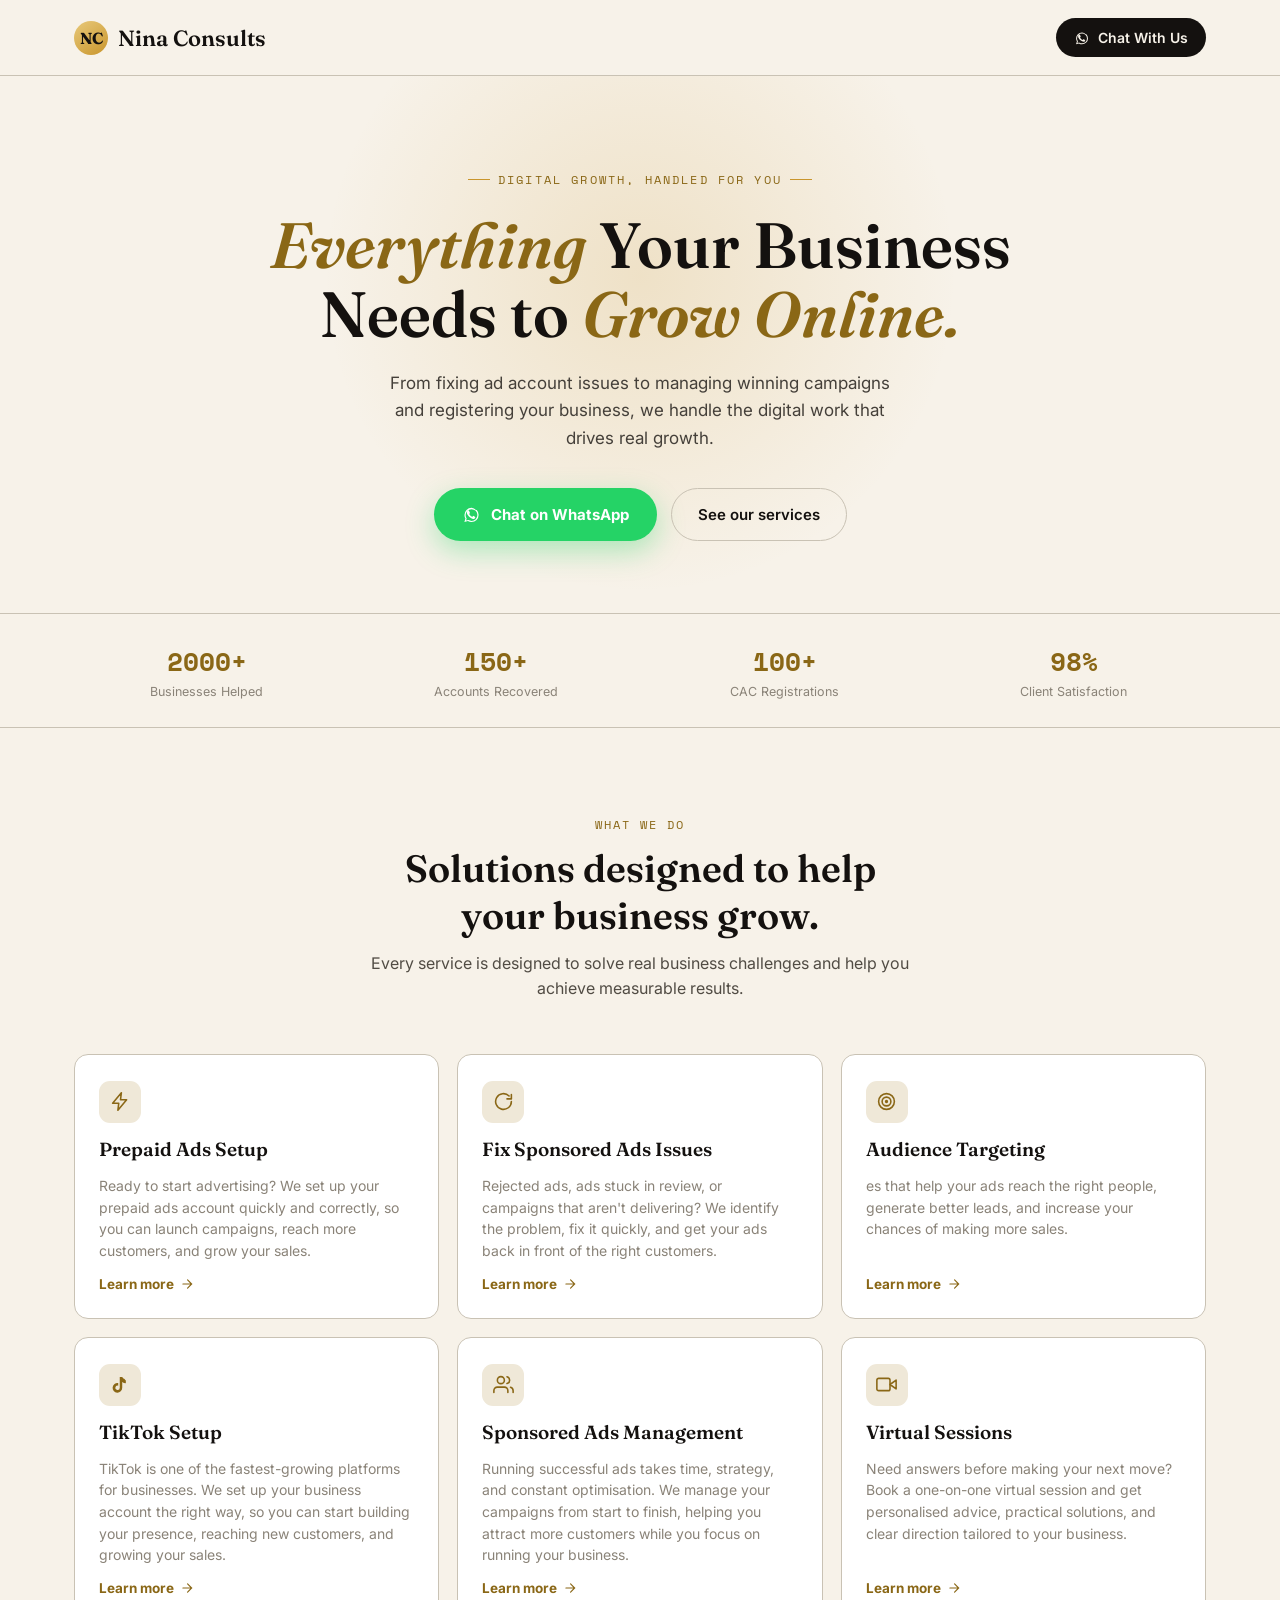
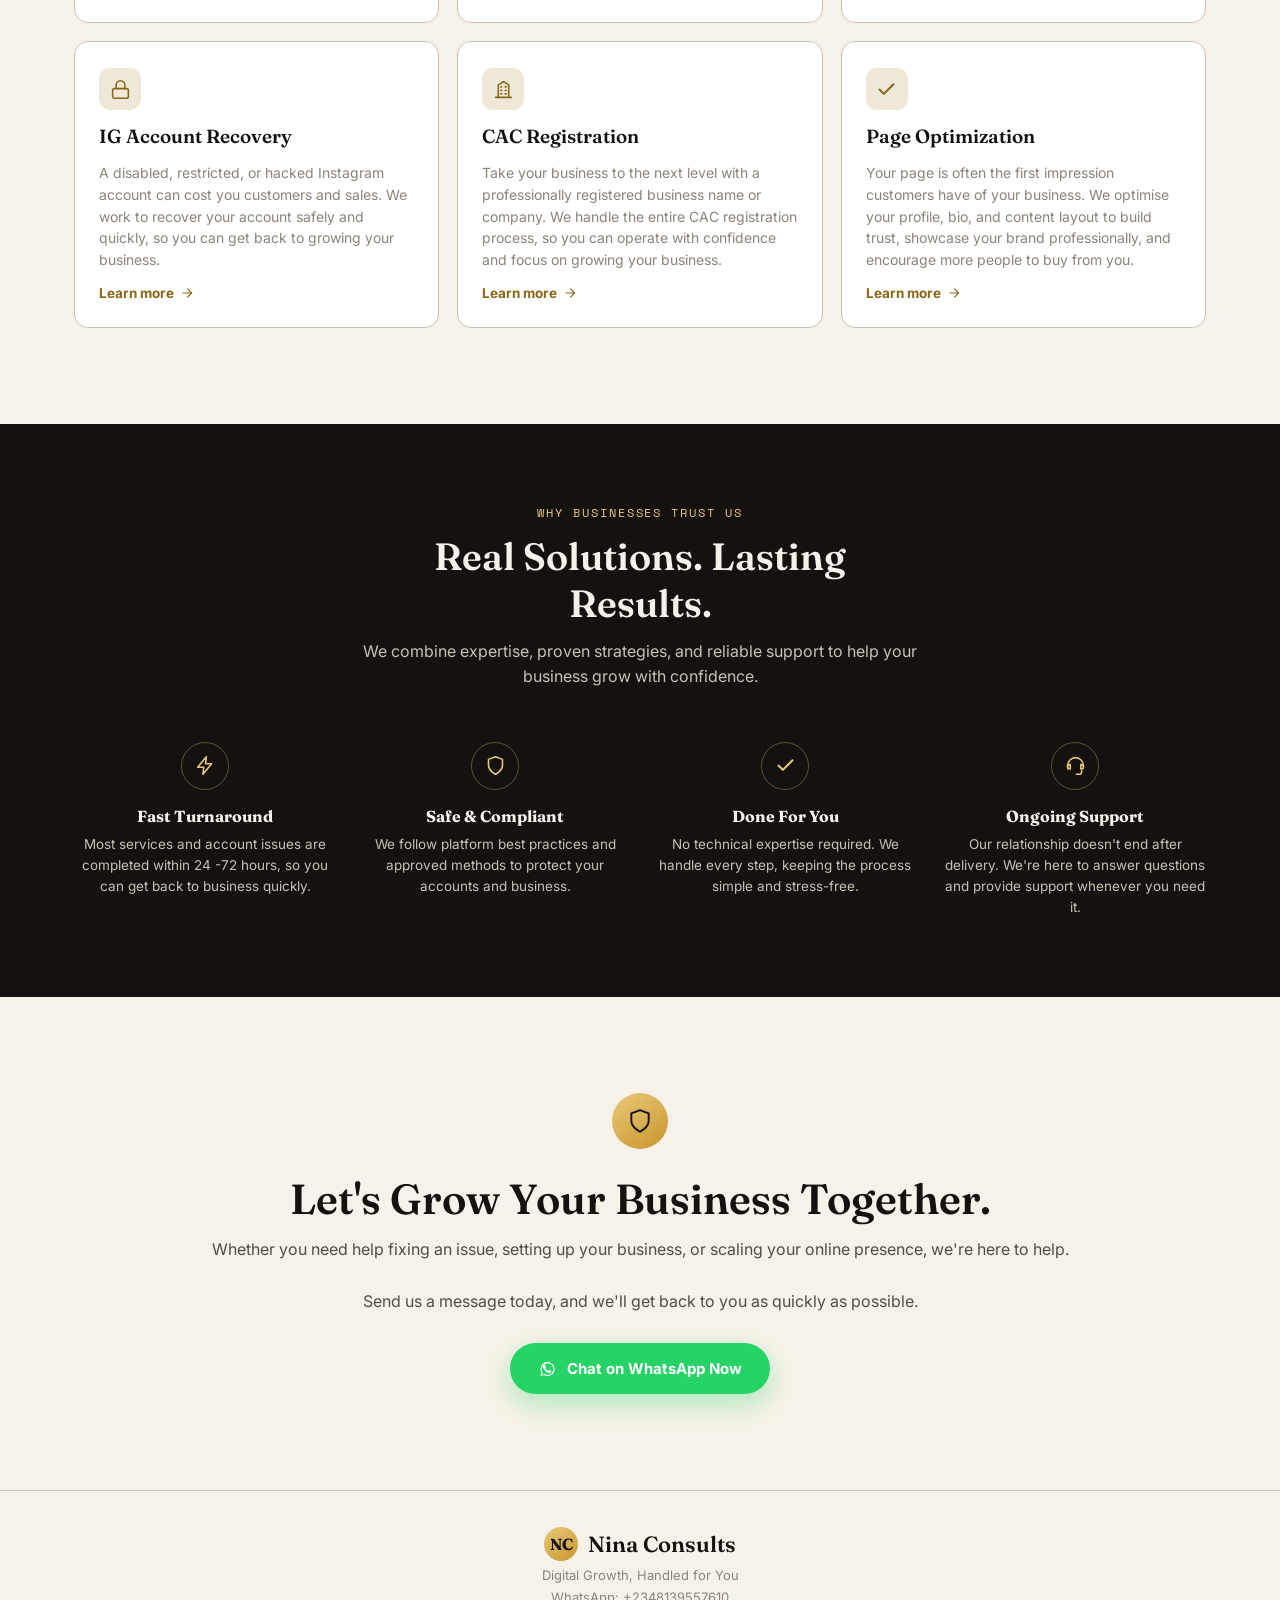
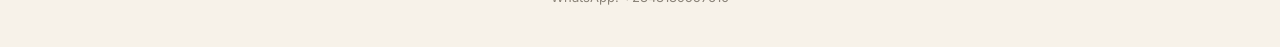
<file: index.html>
<!DOCTYPE html>
<html lang="en">
<head>
<meta charset="UTF-8">
<meta name="viewport" content="width=device-width, initial-scale=1.0">
<title>Nina Consults: Digital Growth, Handled For You</title>
<meta name="description" content="We help businesses recover disabled ad accounts, fix sponsored ad issues, set up TikTok, manage ads, and register with CAC - fast, safely, done for you.">
<link rel="apple-touch-icon" sizes="180x180" href="/apple-touch-icon.png">
<link rel="icon" type="image/png" sizes="32x32" href="/favicon-32x32.png">
<link rel="icon" type="image/png" sizes="16x16" href="/favicon-16x16.png">
<link rel="manifest" href="/site.webmanifest">
<link rel="preconnect" href="https://fonts.googleapis.com">
<link href="https://fonts.googleapis.com/css2?family=Fraunces:opsz,wght@9..144,500;9..144,600;9..144,700&family=Inter:wght@400;500;600;700&family=Space+Mono:wght@400;700&display=swap" rel="stylesheet">
<link rel="stylesheet" href="css/tokens.css">
<link rel="stylesheet" href="css/home.css">
</head>
<body>

<header class="home-header">
  <div class="container home-header__inner">
    <div class="brand">
      <span class="brand__mark">NC</span>
      <span id="brandName"></span>
    </div>
    <a class="home-header__cta" id="headerCta" target="_blank" rel="noopener"></a>
  </div>
</header>

<section class="home-hero">
  <div class="container">
    <span class="home-hero__eyebrow">DIGITAL GROWTH, HANDLED FOR YOU</span>
    <h1><em>Everything</em> Your Business Needs to <em>Grow Online. </em> </h1>
    <p class="home-hero__sub">From fixing ad account issues to managing winning campaigns and registering your business, we handle the digital work that drives real growth.</p>
    <div class="home-hero__actions">
      <a class="btn-primary" id="heroWaBtn" target="_blank" rel="noopener"></a>
      <a class="btn-ghost" href="#services">See our services</a>
    </div>
  </div>
</section>

<section class="trust-strip">
  <div class="container trust-strip__grid" id="trustGrid"></div>
</section>

<section class="services-section" id="services">
  <div class="container">
    <div class="section-head">
      <span class="section-head__eyebrow">WHAT WE DO</span>
      <h2>Solutions designed to help your business grow.</h2>
      <p>Every service is designed to solve real business challenges and help you achieve measurable results.</p>
    </div>
    <div class="service-grid" id="serviceGrid"></div>
  </div>
</section>

<section class="proof-section">
  <div class="container">
    <div class="section-head">
      <span class="section-head__eyebrow">WHY BUSINESSES TRUST US</span>
      <h2>Real Solutions. Lasting Results.</h2>
      <p>We combine expertise, proven strategies, and reliable support to help your business grow with confidence.</p>
    </div>
    <div class="proof-grid">
      <div class="proof-item">
        <div class="proof-item__icon"></div>
        <h4>Fast Turnaround</h4>
        <p>Most services and account issues are completed within 24 -72 hours, so you can get back to business quickly.</p>
      </div>
      <div class="proof-item">
        <div class="proof-item__icon"></div>
        <h4>Safe &amp; Compliant</h4>
        <p>We follow platform best practices and approved methods to protect your accounts and business.</p>
      </div>
      <div class="proof-item">
        <div class="proof-item__icon"></div>
        <h4>Done For You</h4>
        <p>No technical expertise required. We handle every step, keeping the process simple and stress-free.</p>
      </div>
      <div class="proof-item">
        <div class="proof-item__icon"></div>
        <h4>Ongoing Support</h4>
        <p>Our relationship doesn't end after delivery. We're here to answer questions and provide support whenever you need it.</p>
      </div>
    </div>
  </div>
</section>

<section class="final-cta">
  <div class="container">
    <div class="final-cta__badge"></div>
    <h2>Let's Grow Your Business Together.</h2>
    <p>Whether you need help fixing an issue, setting up your business, or scaling your online presence, we're here to help.</p>
    <p>Send us a message today, and we'll get back to you as quickly as possible.</p>
    <a class="btn-primary" id="finalCtaBtn" target="_blank" rel="noopener"></a>
  </div>
</section>

<footer class="home-footer">
  <div class="container">
    <div class="brand" style="justify-content:center;">
      <span class="brand__mark">NC</span>
      <span id="footerBrandName"></span>
    </div>
    <p id="footerTagline"></p>
    <p id="footerPhone"></p>
    <p id="footerEmail"></p>
  </div>
</footer>

<script src="js/data.js"></script>
<script src="js/helpers.js"></script>
<script src="js/home.js"></script>
</body>
</html>
</file>
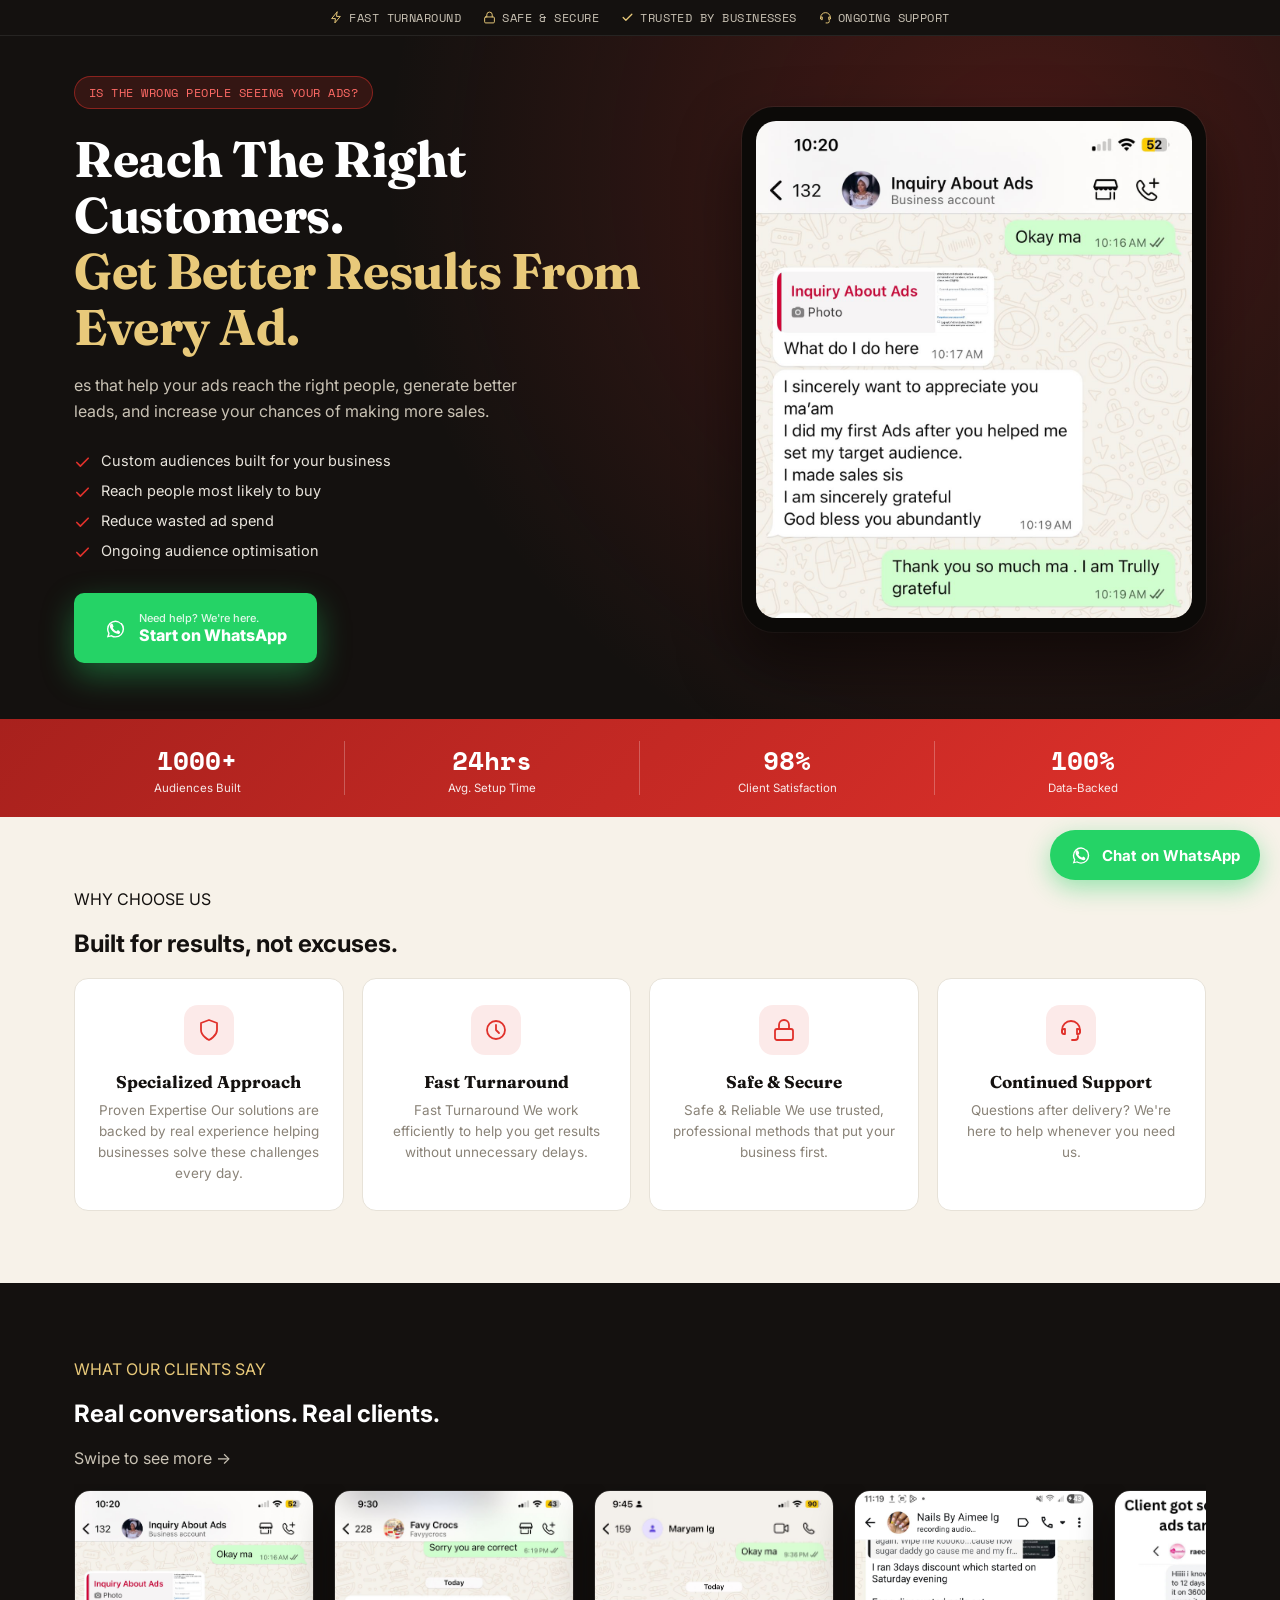
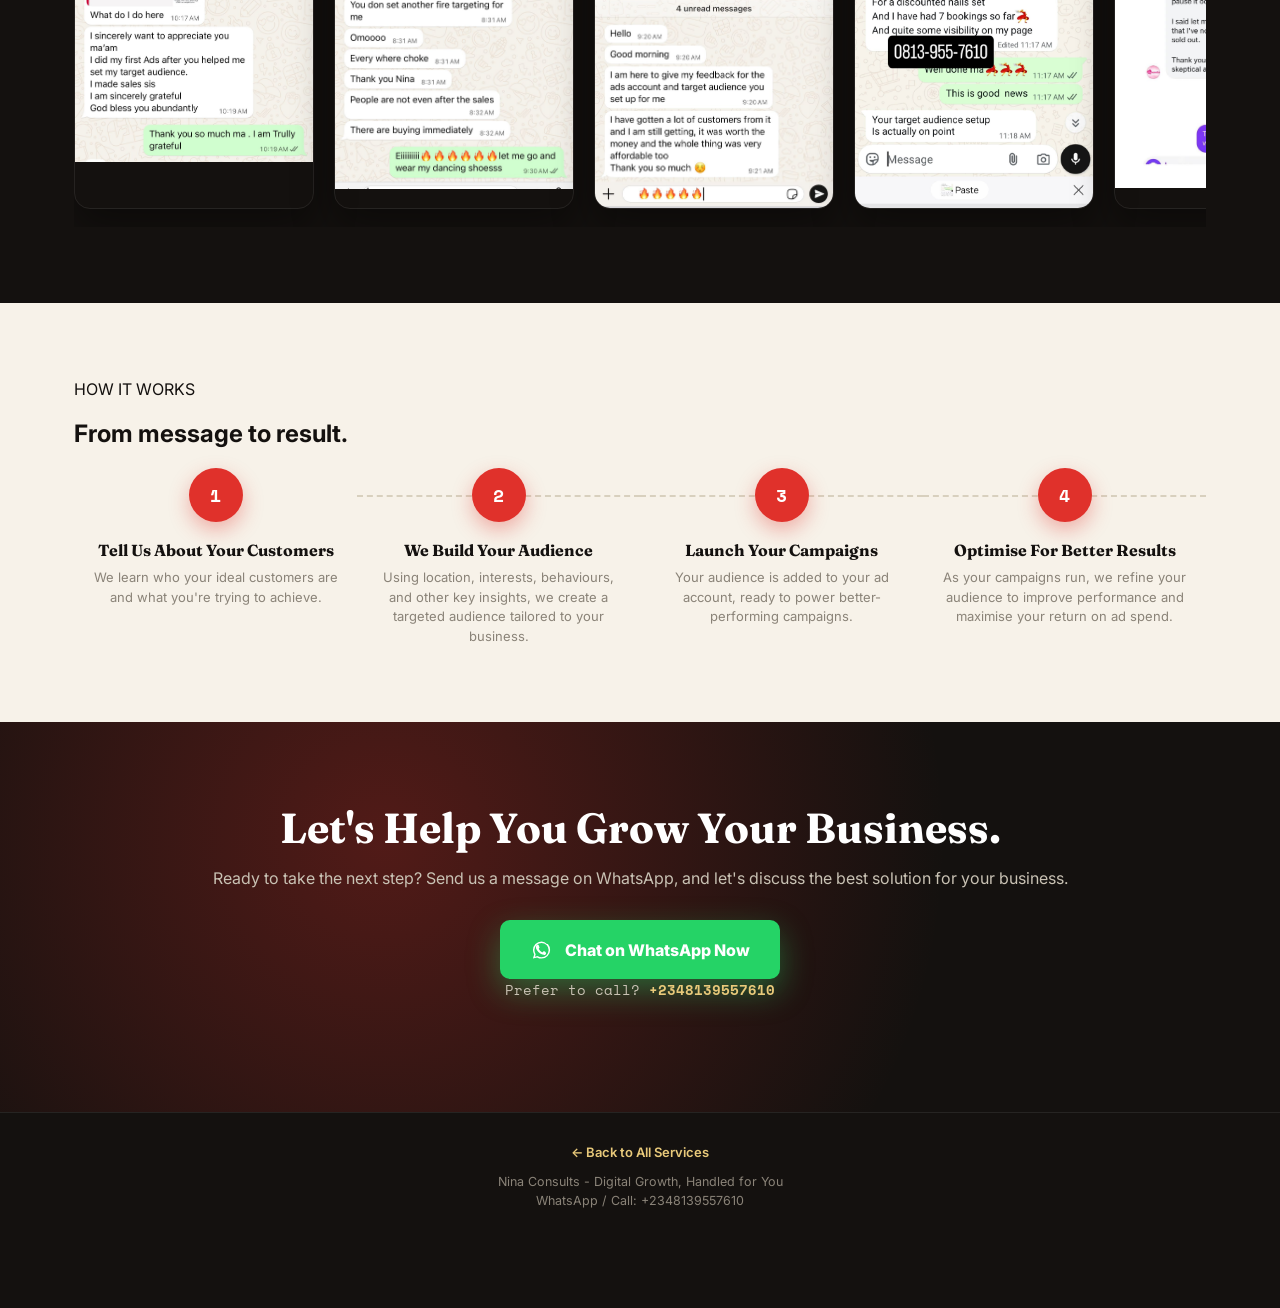
<file: services/audience-targeting.html>
<!DOCTYPE html>
<html lang="en">
<head>
<meta charset="UTF-8">
<meta name="viewport" content="width=device-width, initial-scale=1.0">
<title>Service - Nina Consults</title>
<link rel="apple-touch-icon" sizes="180x180" href="/apple-touch-icon.png">
<link rel="icon" type="image/png" sizes="32x32" href="/favicon-32x32.png">
<link rel="icon" type="image/png" sizes="16x16" href="/favicon-16x16.png">
<link rel="manifest" href="/site.webmanifest">
<link rel="preconnect" href="https://fonts.googleapis.com">
<link href="https://fonts.googleapis.com/css2?family=Fraunces:opsz,wght@9..144,500;9..144,600;9..144,700&family=Inter:wght@400;500;600;700&family=Space+Mono:wght@400;700&display=swap" rel="stylesheet">
<link rel="stylesheet" href="../css/tokens.css">
<link rel="stylesheet" href="../css/service.css">
</head>
<body class="service-page">

<div class="svc-topbar">
  <div class="container svc-topbar__inner" id="svcTopbar"></div>
</div>

<!-- HERO -->
<section class="svc-hero">
  <div class="container svc-hero__grid">
    <div>
      <span class="svc-hero__badge" id="heroEyebrow"></span>
      <h1 id="heroHeadline"></h1>
      <p class="svc-hero__sub" id="heroSub"></p>
      <ul class="svc-hero__bullets" id="heroBullets"></ul>
      <a class="btn-wa-loud" id="heroWaBtn" target="_blank" rel="noopener"></a>
    </div>
    <div class="svc-hero__visual">
      <div class="svc-hero__ring"></div>
      <div class="svc-hero__phone">
        <img id="heroVisualImg" src="" alt="">
      </div>
    </div>
  </div>
</section>

<!-- STATS -->
<div class="svc-stats">
  <div class="container svc-stats__grid" id="statsGrid"></div>
</div>

<!-- TRANSFORMATION (shown only if a before/after image exists for this service) -->
<section class="transform-section" id="transformSection">
  <div class="container">
    <div class="section-head">
      <span class="section-head__eyebrow">SEE IT IN ACTION</span>
      <h2>Real results, not promises.</h2>
    </div>
    <div class="transform-grid" id="transformGrid"></div>
    <p class="transform-caption">Actual client results - shared with permission</p>
  </div>
</section>

<!-- WHY CHOOSE US -->
<section class="why-section">
  <div class="container">
    <div class="section-head">
      <span class="section-head__eyebrow">WHY CHOOSE US</span>
      <h2>Built for results, not excuses.</h2>
    </div>
    <div class="why-grid" id="whyGrid"></div>
  </div>
</section>

<!-- REVIEWS -->
<section class="reviews-section" id="reviewsSection">
  <div class="container">
    <div class="section-head">
      <span class="section-head__eyebrow">WHAT OUR CLIENTS SAY</span>
      <h2>Real conversations. Real clients.</h2>
      <p>Swipe to see more →</p>
    </div>
    <div class="reviews-strip" id="reviewsStrip"></div>
  </div>
</section>

<!-- HOW IT WORKS -->
<section class="how-section">
  <div class="container">
    <div class="section-head">
      <span class="section-head__eyebrow">HOW IT WORKS</span>
      <h2>From message to result.</h2>
    </div>
    <div class="how-grid" id="howGrid"></div>
  </div>
</section>

<!-- FINAL CTA -->
<section class="svc-final-cta">
  <div class="container">
    <h2 id="finalCtaHeadline"></h2>
    <p>Ready to take the next step? Send us a message on WhatsApp, and let's discuss the best solution for your business.</p>
    <a class="btn-wa-loud" id="finalCtaBtn" target="_blank" rel="noopener"></a>
    <p class="svc-final-cta__phone" id="finalCtaPhone"></p>
  </div>
</section>

<footer class="svc-footer">
  <div class="container">
    <a class="back-home" href="../index.html">← Back to All Services</a>
    <p id="footerBrand"></p>
    <p id="footerPhone2"></p>
  </div>
</footer>

<div id="stickyBarSlot"></div>
<div id="fabSlot"></div>

<script src="../js/data.js"></script>
<script src="../js/helpers.js"></script>
<script>window.SERVICE_SLUG = "audience-targeting";</script>
<script src="../js/service.js"></script>
</body>
</html>
</file>
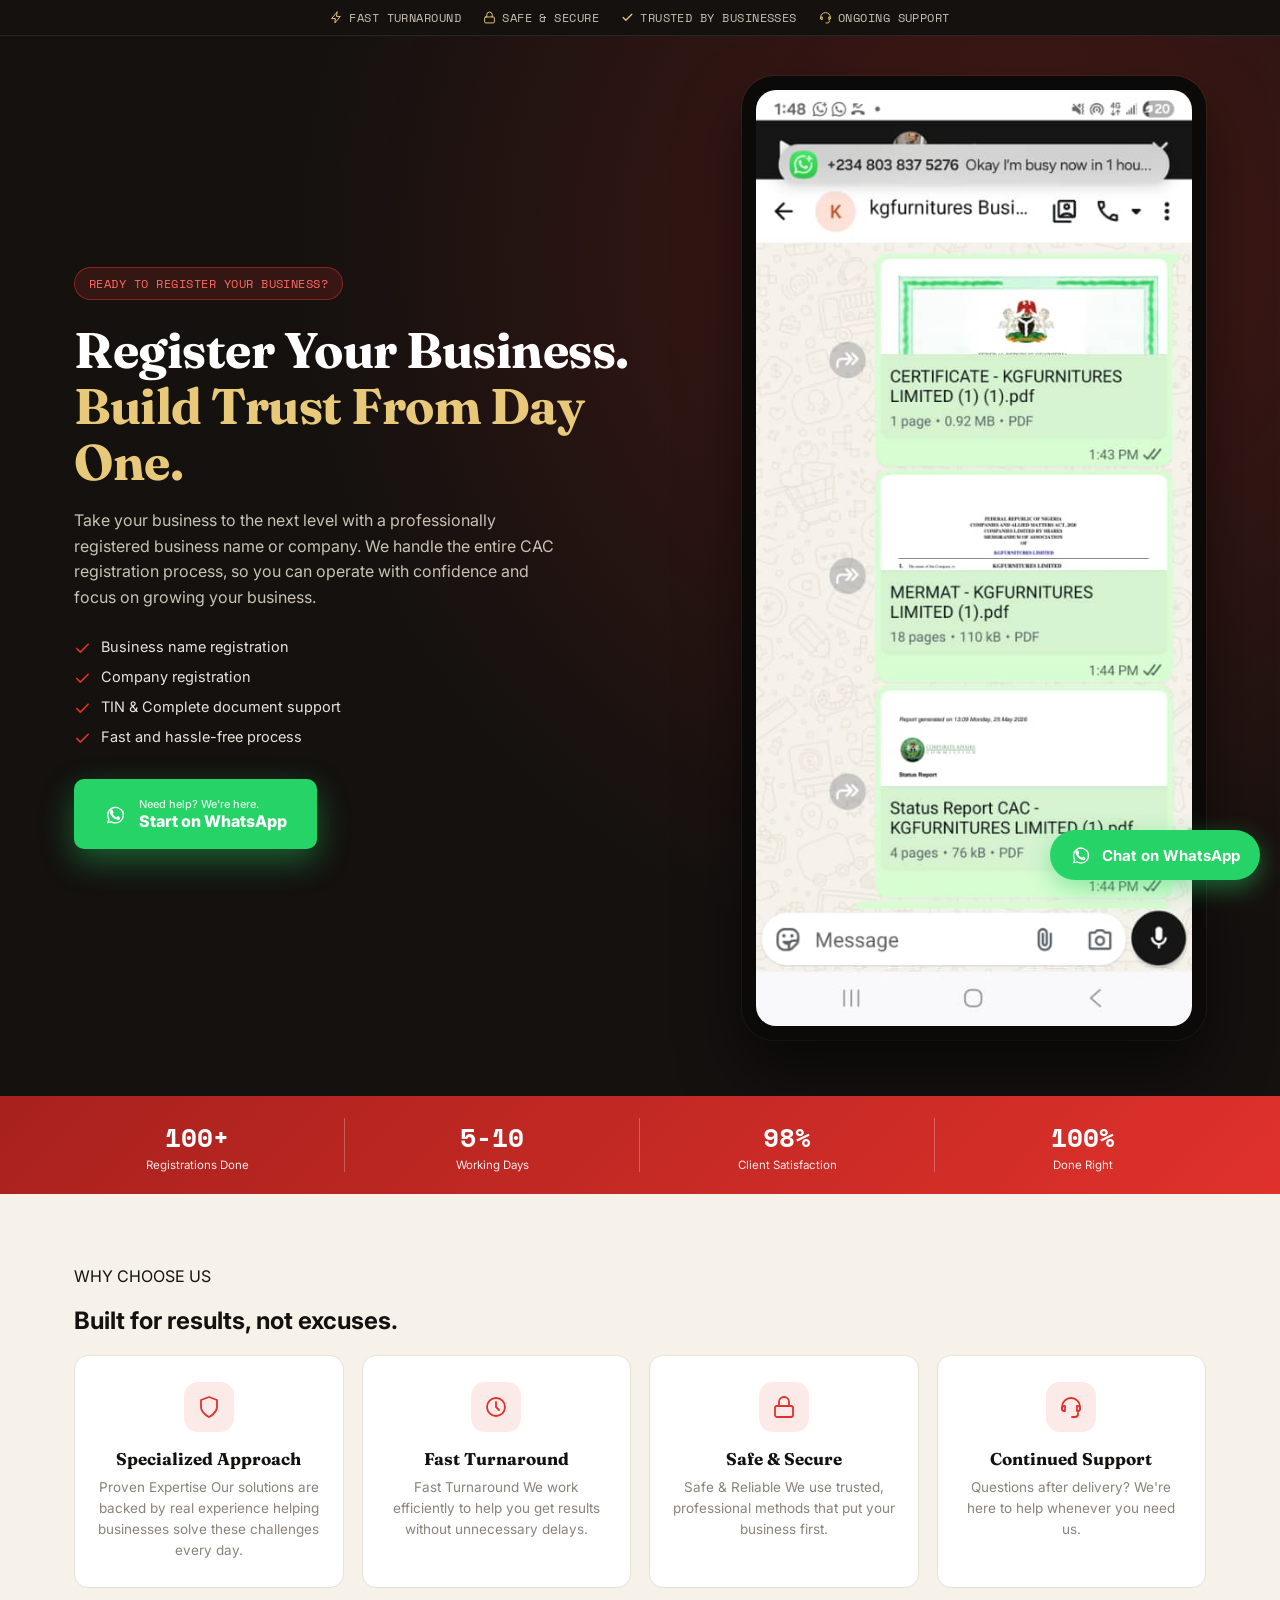
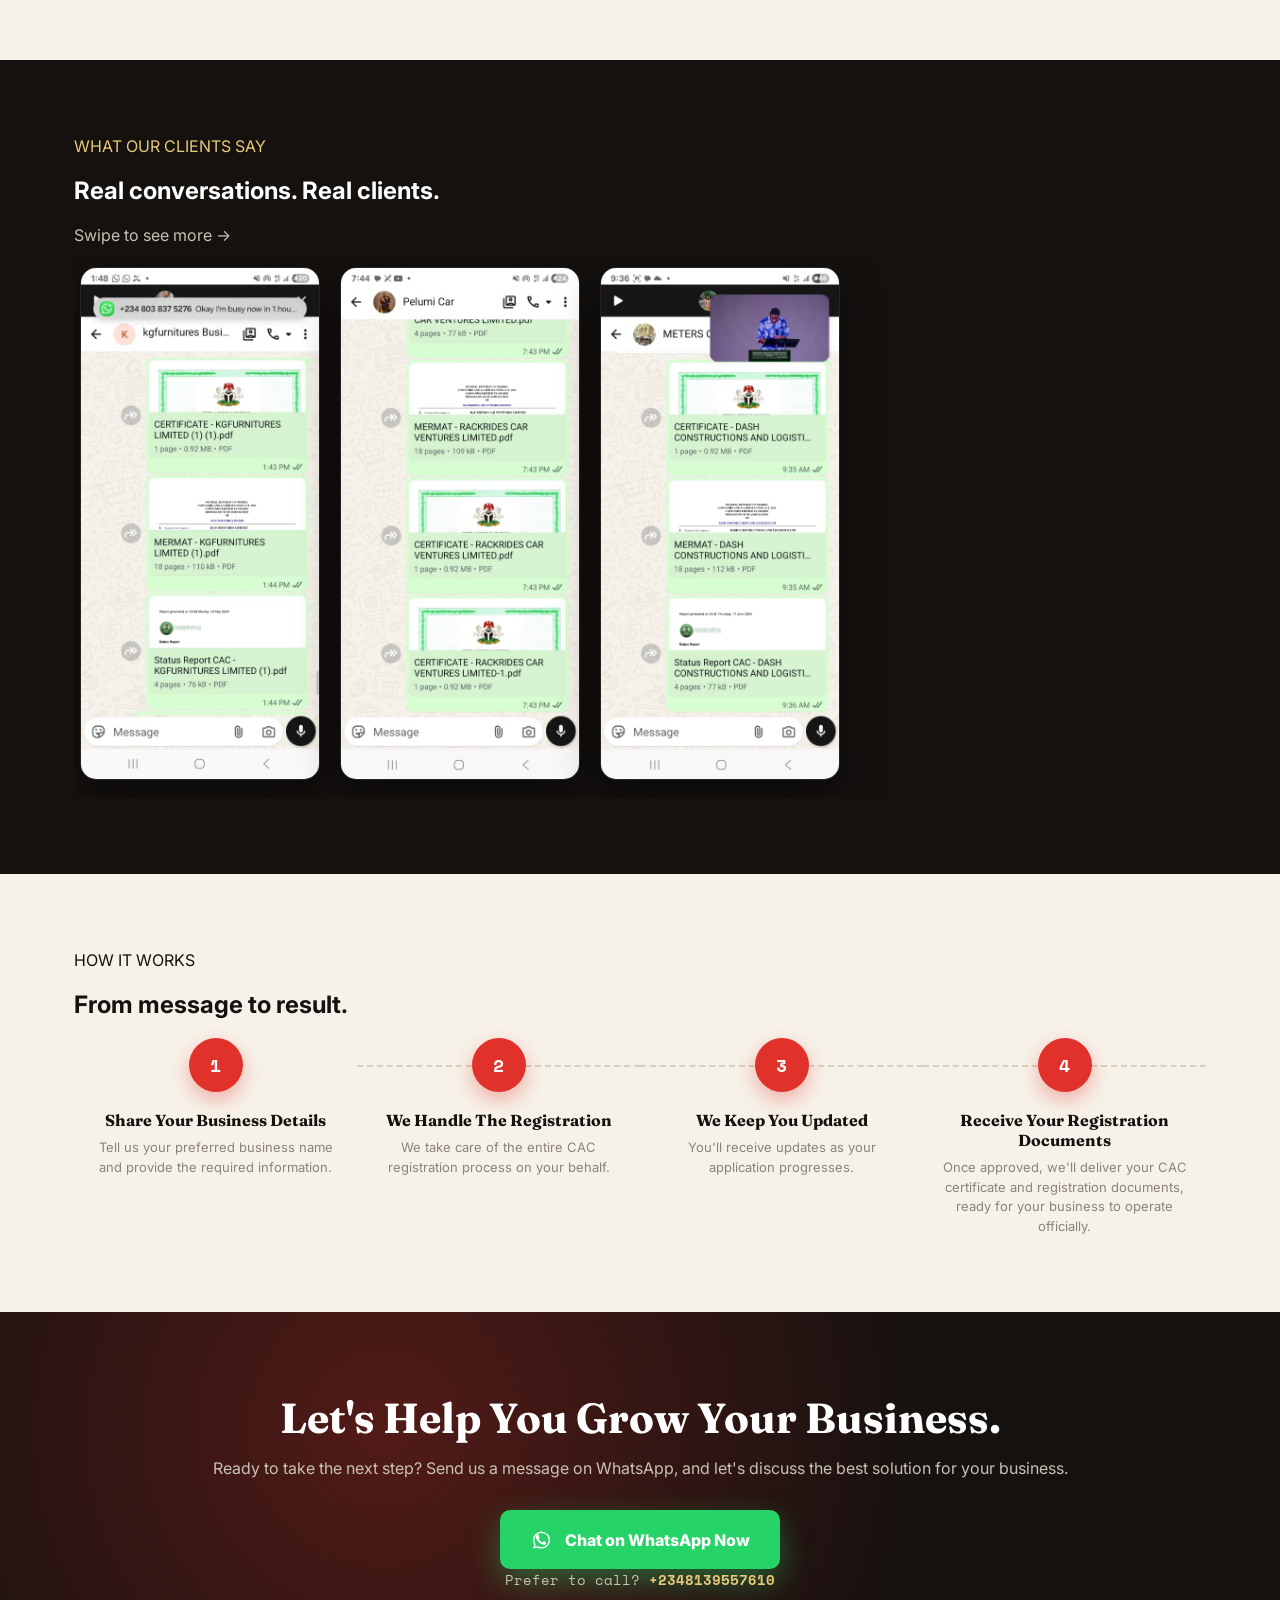
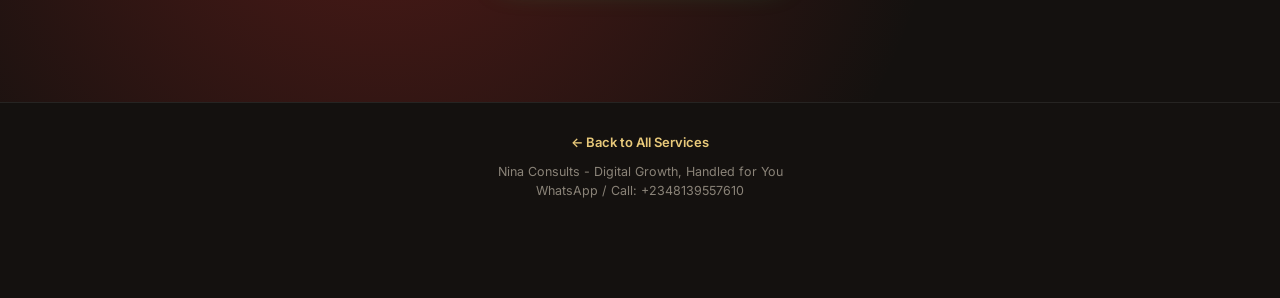
<file: services/cac-registration.html>
<!DOCTYPE html>
<html lang="en">
<head>
<meta charset="UTF-8">
<meta name="viewport" content="width=device-width, initial-scale=1.0">
<title>Service - Nina Consults</title>
<link rel="apple-touch-icon" sizes="180x180" href="/apple-touch-icon.png">
<link rel="icon" type="image/png" sizes="32x32" href="/favicon-32x32.png">
<link rel="icon" type="image/png" sizes="16x16" href="/favicon-16x16.png">
<link rel="manifest" href="/site.webmanifest">
<link rel="preconnect" href="https://fonts.googleapis.com">
<link href="https://fonts.googleapis.com/css2?family=Fraunces:opsz,wght@9..144,500;9..144,600;9..144,700&family=Inter:wght@400;500;600;700&family=Space+Mono:wght@400;700&display=swap" rel="stylesheet">
<link rel="stylesheet" href="../css/tokens.css">
<link rel="stylesheet" href="../css/service.css">
</head>
<body class="service-page">

<div class="svc-topbar">
  <div class="container svc-topbar__inner" id="svcTopbar"></div>
</div>

<!-- HERO -->
<section class="svc-hero">
  <div class="container svc-hero__grid">
    <div>
      <span class="svc-hero__badge" id="heroEyebrow"></span>
      <h1 id="heroHeadline"></h1>
      <p class="svc-hero__sub" id="heroSub"></p>
      <ul class="svc-hero__bullets" id="heroBullets"></ul>
      <a class="btn-wa-loud" id="heroWaBtn" target="_blank" rel="noopener"></a>
    </div>
    <div class="svc-hero__visual">
      <div class="svc-hero__ring"></div>
      <div class="svc-hero__phone">
        <img id="heroVisualImg" src="" alt="">
      </div>
    </div>
  </div>
</section>

<!-- STATS -->
<div class="svc-stats">
  <div class="container svc-stats__grid" id="statsGrid"></div>
</div>

<!-- TRANSFORMATION (shown only if a before/after image exists for this service) -->
<section class="transform-section" id="transformSection">
  <div class="container">
    <div class="section-head">
      <span class="section-head__eyebrow">SEE IT IN ACTION</span>
      <h2>Real results, not promises.</h2>
    </div>
    <div class="transform-grid" id="transformGrid"></div>
    <p class="transform-caption">Actual client results - shared with permission</p>
  </div>
</section>

<!-- WHY CHOOSE US -->
<section class="why-section">
  <div class="container">
    <div class="section-head">
      <span class="section-head__eyebrow">WHY CHOOSE US</span>
      <h2>Built for results, not excuses.</h2>
    </div>
    <div class="why-grid" id="whyGrid"></div>
  </div>
</section>

<!-- REVIEWS -->
<section class="reviews-section" id="reviewsSection">
  <div class="container">
    <div class="section-head">
      <span class="section-head__eyebrow">WHAT OUR CLIENTS SAY</span>
      <h2>Real conversations. Real clients.</h2>
      <p>Swipe to see more →</p>
    </div>
    <div class="reviews-strip" id="reviewsStrip"></div>
  </div>
</section>

<!-- HOW IT WORKS -->
<section class="how-section">
  <div class="container">
    <div class="section-head">
      <span class="section-head__eyebrow">HOW IT WORKS</span>
      <h2>From message to result.</h2>
    </div>
    <div class="how-grid" id="howGrid"></div>
  </div>
</section>

<!-- FINAL CTA -->
<section class="svc-final-cta">
  <div class="container">
    <h2 id="finalCtaHeadline"></h2>
    <p>Ready to take the next step? Send us a message on WhatsApp, and let's discuss the best solution for your business.</p>
    <a class="btn-wa-loud" id="finalCtaBtn" target="_blank" rel="noopener"></a>
    <p class="svc-final-cta__phone" id="finalCtaPhone"></p>
  </div>
</section>

<footer class="svc-footer">
  <div class="container">
    <a class="back-home" href="../index.html">← Back to All Services</a>
    <p id="footerBrand"></p>
    <p id="footerPhone2"></p>
  </div>
</footer>

<div id="stickyBarSlot"></div>
<div id="fabSlot"></div>

<script src="../js/data.js"></script>
<script src="../js/helpers.js"></script>
<script>window.SERVICE_SLUG = "cac-registration";</script>
<script src="../js/service.js"></script>
</body>
</html>
</file>
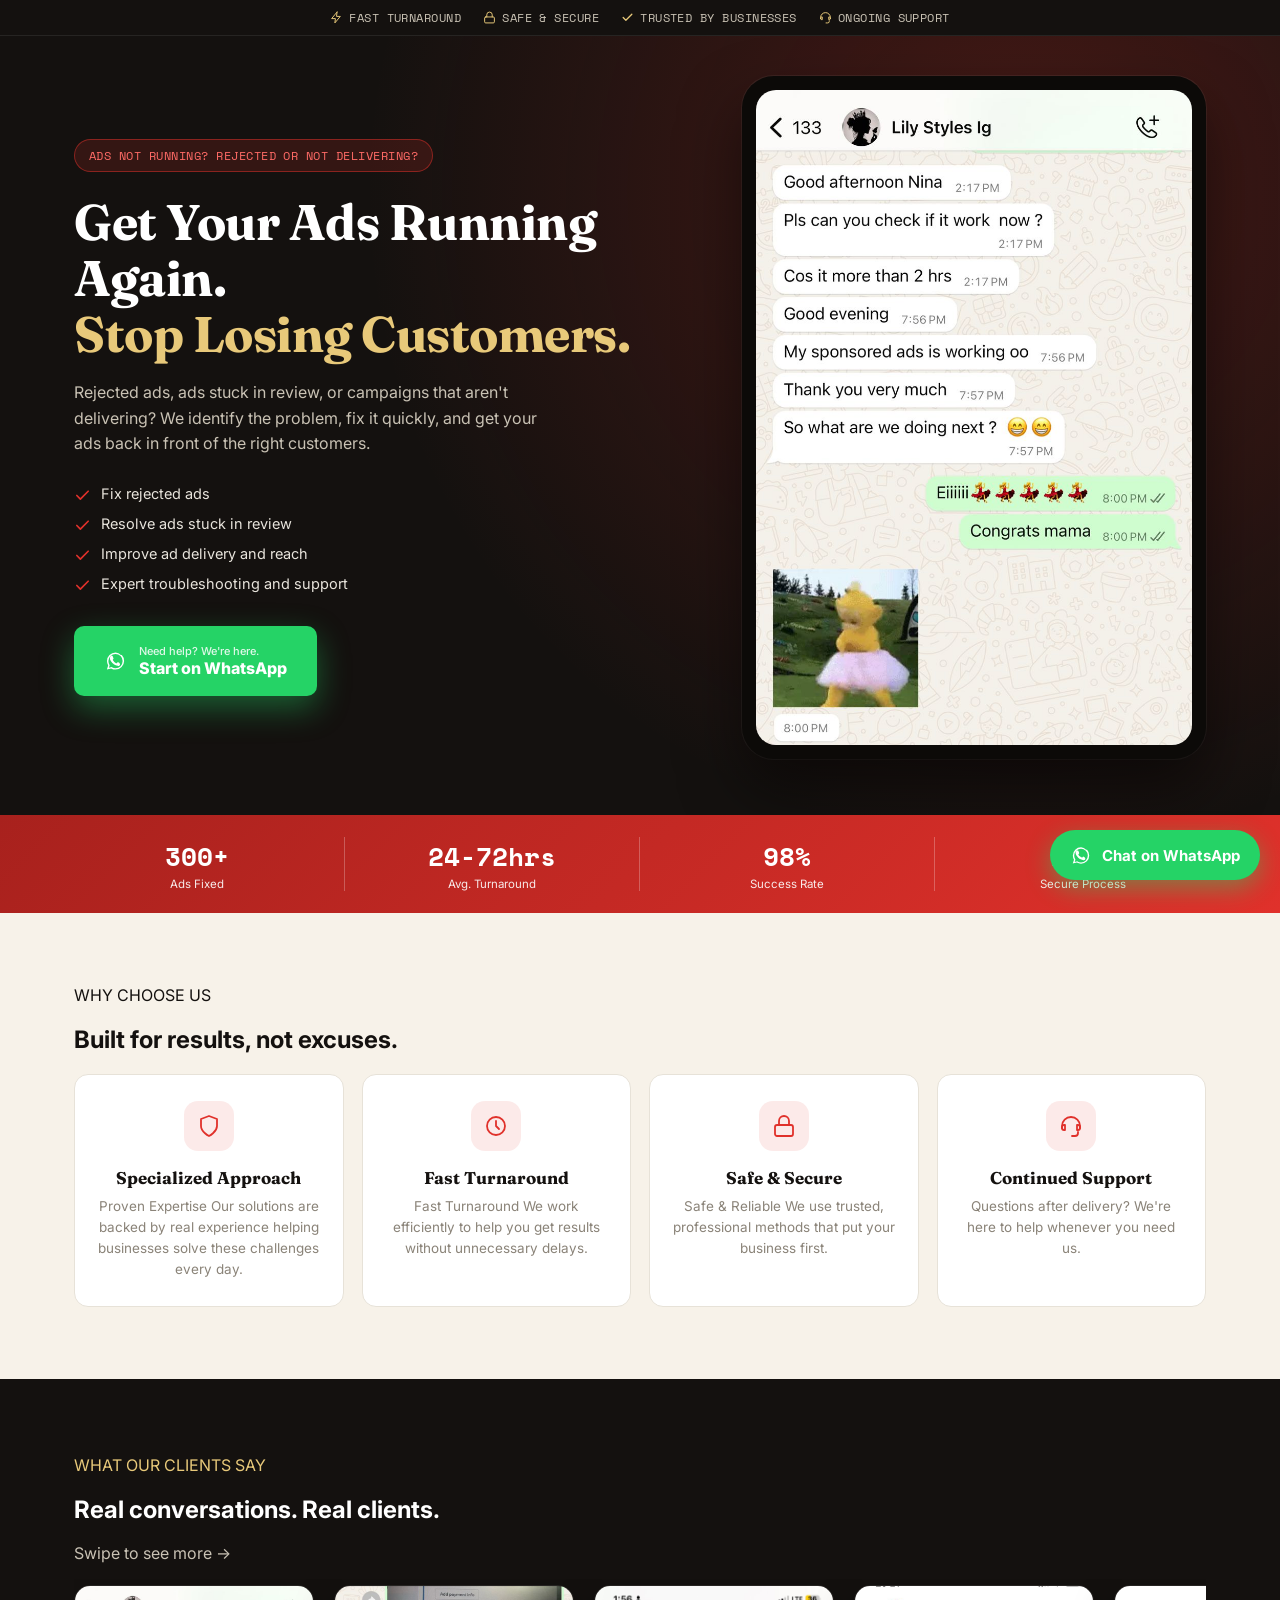
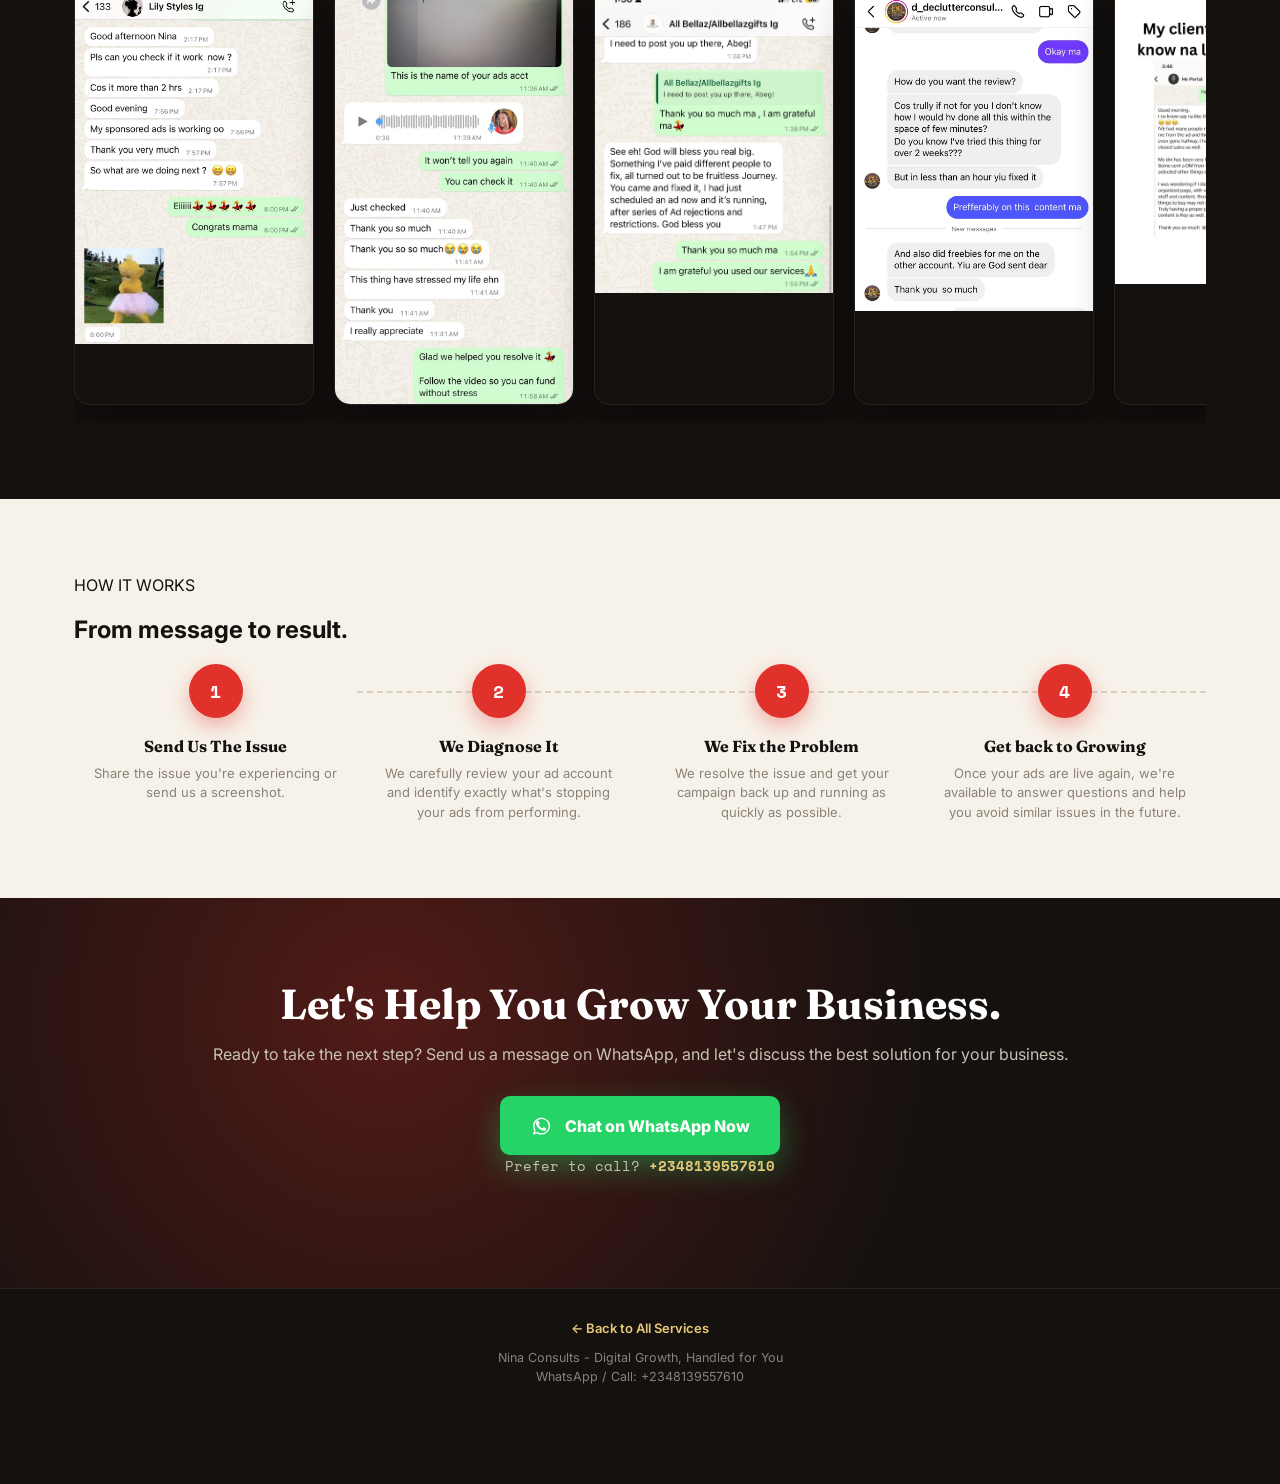
<file: services/fix-sponsored-ads-issues.html>
<!DOCTYPE html>
<html lang="en">
<head>
<meta charset="UTF-8">
<meta name="viewport" content="width=device-width, initial-scale=1.0">
<title>Service - Nina Consults</title>
<link rel="apple-touch-icon" sizes="180x180" href="/apple-touch-icon.png">
<link rel="icon" type="image/png" sizes="32x32" href="/favicon-32x32.png">
<link rel="icon" type="image/png" sizes="16x16" href="/favicon-16x16.png">
<link rel="manifest" href="/site.webmanifest">
<link rel="preconnect" href="https://fonts.googleapis.com">
<link href="https://fonts.googleapis.com/css2?family=Fraunces:opsz,wght@9..144,500;9..144,600;9..144,700&family=Inter:wght@400;500;600;700&family=Space+Mono:wght@400;700&display=swap" rel="stylesheet">
<link rel="stylesheet" href="../css/tokens.css">
<link rel="stylesheet" href="../css/service.css">
</head>
<body class="service-page">

<div class="svc-topbar">
  <div class="container svc-topbar__inner" id="svcTopbar"></div>
</div>

<!-- HERO -->
<section class="svc-hero">
  <div class="container svc-hero__grid">
    <div>
      <span class="svc-hero__badge" id="heroEyebrow"></span>
      <h1 id="heroHeadline"></h1>
      <p class="svc-hero__sub" id="heroSub"></p>
      <ul class="svc-hero__bullets" id="heroBullets"></ul>
      <a class="btn-wa-loud" id="heroWaBtn" target="_blank" rel="noopener"></a>
    </div>
    <div class="svc-hero__visual">
      <div class="svc-hero__ring"></div>
      <div class="svc-hero__phone">
        <img id="heroVisualImg" src="" alt="">
      </div>
    </div>
  </div>
</section>

<!-- STATS -->
<div class="svc-stats">
  <div class="container svc-stats__grid" id="statsGrid"></div>
</div>

<!-- TRANSFORMATION (shown only if a before/after image exists for this service) -->
<section class="transform-section" id="transformSection">
  <div class="container">
    <div class="section-head">
      <span class="section-head__eyebrow">SEE IT IN ACTION</span>
      <h2>Real results, not promises.</h2>
    </div>
    <div class="transform-grid" id="transformGrid"></div>
    <p class="transform-caption">Actual client results - shared with permission</p>
  </div>
</section>

<!-- WHY CHOOSE US -->
<section class="why-section">
  <div class="container">
    <div class="section-head">
      <span class="section-head__eyebrow">WHY CHOOSE US</span>
      <h2>Built for results, not excuses.</h2>
    </div>
    <div class="why-grid" id="whyGrid"></div>
  </div>
</section>

<!-- REVIEWS -->
<section class="reviews-section" id="reviewsSection">
  <div class="container">
    <div class="section-head">
      <span class="section-head__eyebrow">WHAT OUR CLIENTS SAY</span>
      <h2>Real conversations. Real clients.</h2>
      <p>Swipe to see more →</p>
    </div>
    <div class="reviews-strip" id="reviewsStrip"></div>
  </div>
</section>

<!-- HOW IT WORKS -->
<section class="how-section">
  <div class="container">
    <div class="section-head">
      <span class="section-head__eyebrow">HOW IT WORKS</span>
      <h2>From message to result.</h2>
    </div>
    <div class="how-grid" id="howGrid"></div>
  </div>
</section>

<!-- FINAL CTA -->
<section class="svc-final-cta">
  <div class="container">
    <h2 id="finalCtaHeadline"></h2>
    <p>Ready to take the next step? Send us a message on WhatsApp, and let's discuss the best solution for your business.</p>
    <a class="btn-wa-loud" id="finalCtaBtn" target="_blank" rel="noopener"></a>
    <p class="svc-final-cta__phone" id="finalCtaPhone"></p>
  </div>
</section>

<footer class="svc-footer">
  <div class="container">
    <a class="back-home" href="../index.html">← Back to All Services</a>
    <p id="footerBrand"></p>
    <p id="footerPhone2"></p>
  </div>
</footer>

<div id="stickyBarSlot"></div>
<div id="fabSlot"></div>

<script src="../js/data.js"></script>
<script src="../js/helpers.js"></script>
<script>window.SERVICE_SLUG = "fix-sponsored-ads-issues";</script>
<script src="../js/service.js"></script>
</body>
</html>
</file>
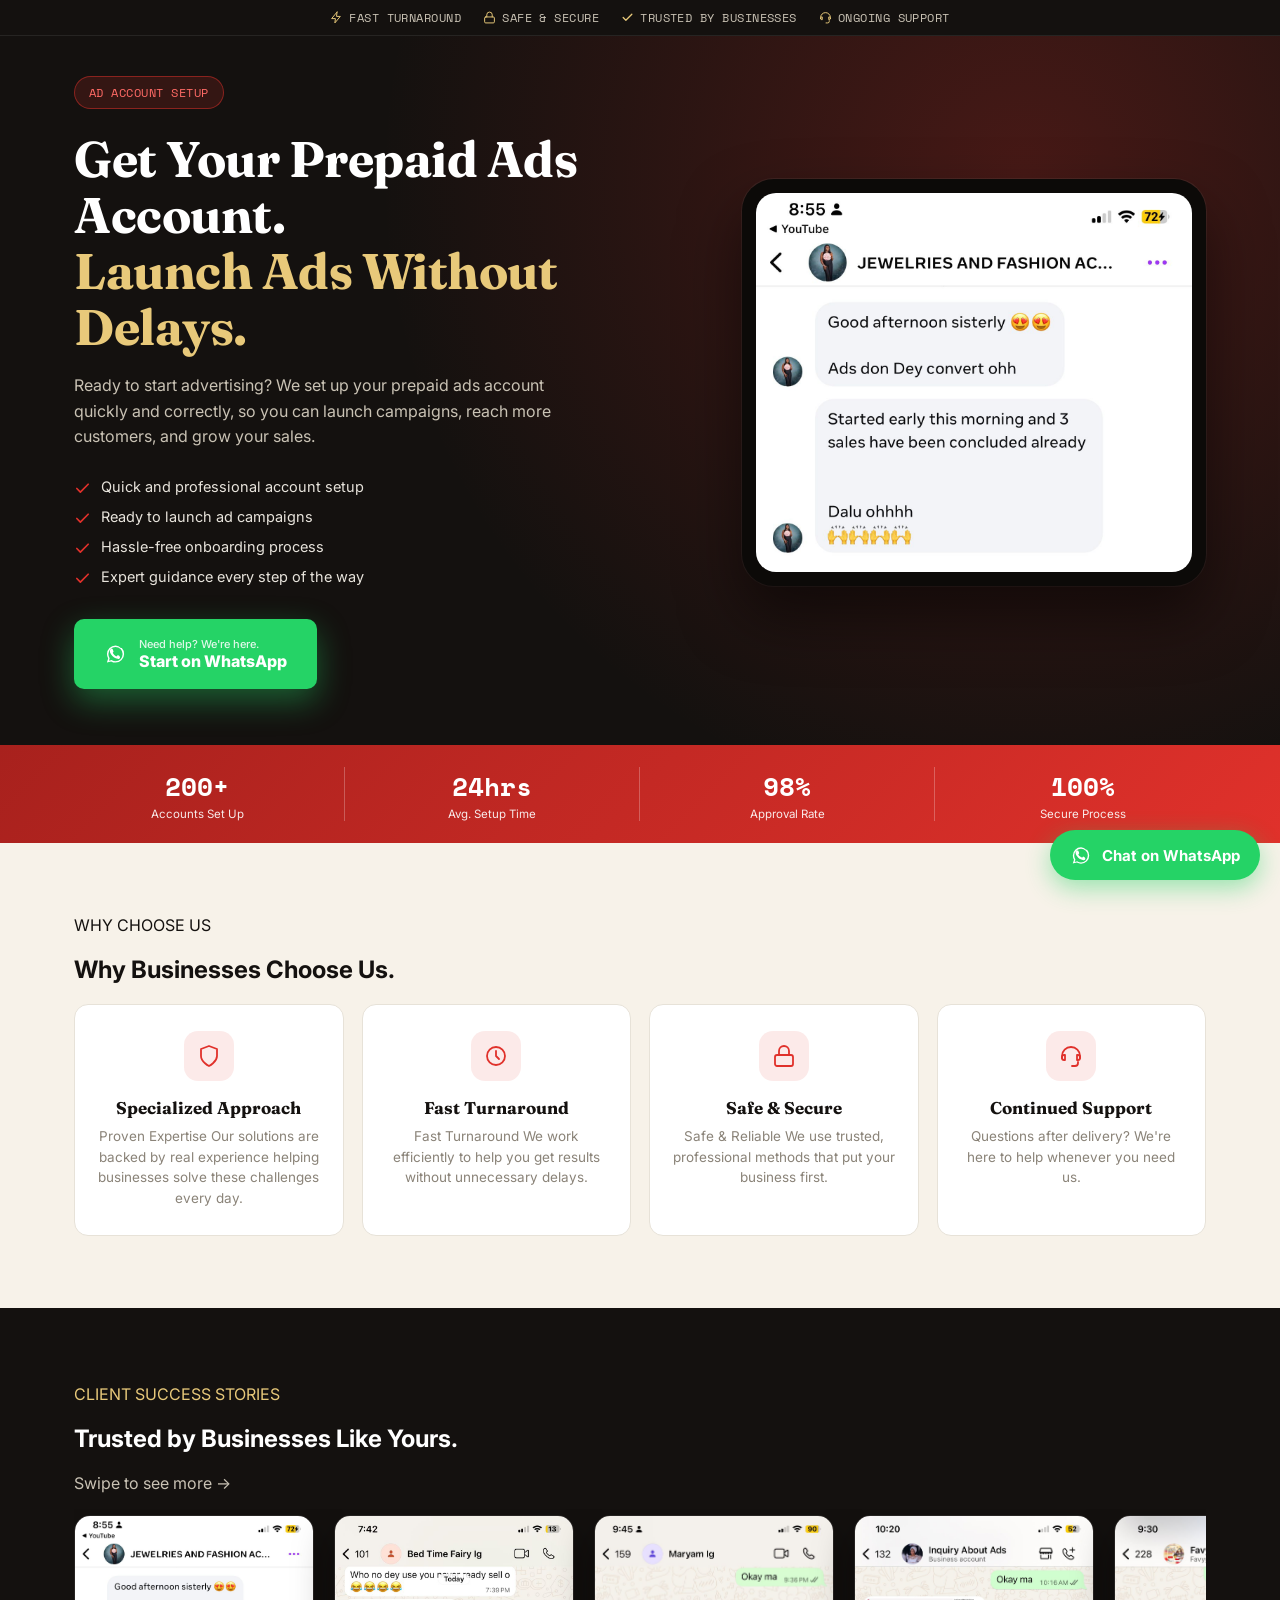
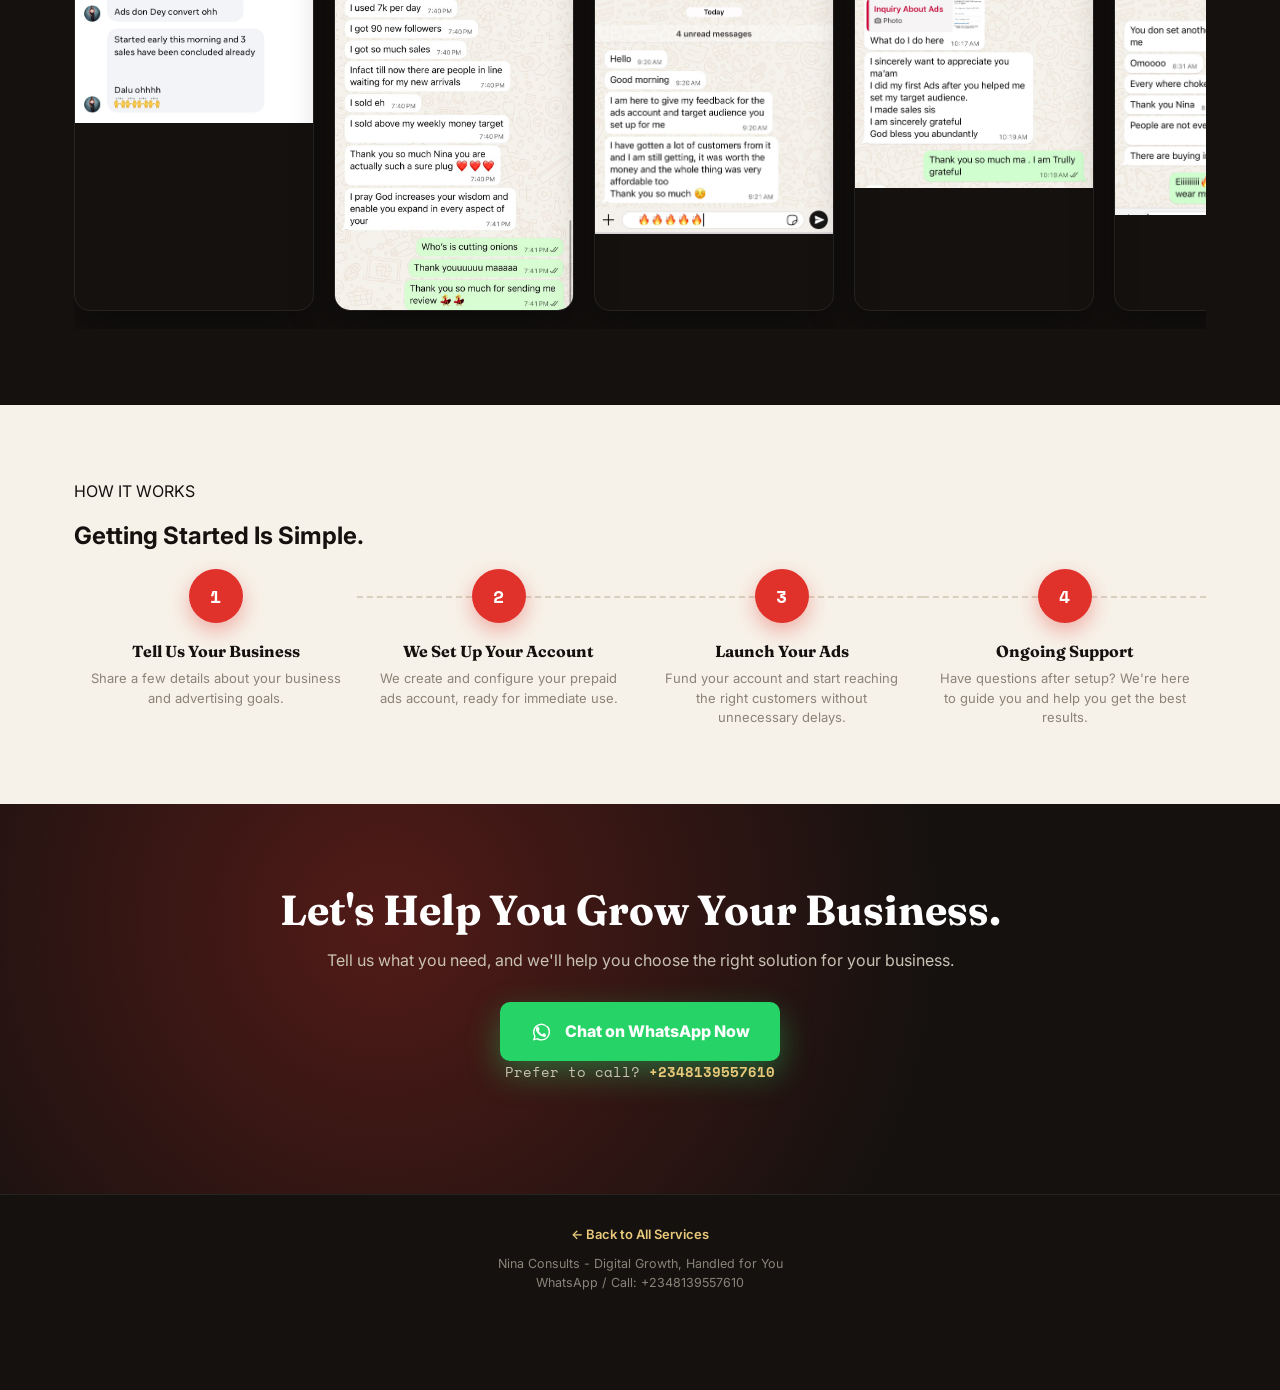
<file: services/prepaid-ads-account-setup.html>
<!DOCTYPE html>
<html lang="en">
<head>
<meta charset="UTF-8">
<meta name="viewport" content="width=device-width, initial-scale=1.0">
<title>Service - Nina Consults</title>
<link rel="apple-touch-icon" sizes="180x180" href="/apple-touch-icon.png">
<link rel="icon" type="image/png" sizes="32x32" href="/favicon-32x32.png">
<link rel="icon" type="image/png" sizes="16x16" href="/favicon-16x16.png">
<link rel="manifest" href="/site.webmanifest">
<link rel="preconnect" href="https://fonts.googleapis.com">
<link href="https://fonts.googleapis.com/css2?family=Fraunces:opsz,wght@9..144,500;9..144,600;9..144,700&family=Inter:wght@400;500;600;700&family=Space+Mono:wght@400;700&display=swap" rel="stylesheet">
<link rel="stylesheet" href="../css/tokens.css">
<link rel="stylesheet" href="../css/service.css">
</head>
<body class="service-page">

<div class="svc-topbar">
  <div class="container svc-topbar__inner" id="svcTopbar"></div>
</div>

<!-- HERO -->
<section class="svc-hero">
  <div class="container svc-hero__grid">
    <div>
      <span class="svc-hero__badge" id="heroEyebrow"></span>
      <h1 id="heroHeadline"></h1>
      <p class="svc-hero__sub" id="heroSub"></p>
      <ul class="svc-hero__bullets" id="heroBullets"></ul>
      <a class="btn-wa-loud" id="heroWaBtn" target="_blank" rel="noopener"></a>
    </div>
    <div class="svc-hero__visual">
      <div class="svc-hero__ring"></div>
      <div class="svc-hero__phone">
        <img id="heroVisualImg" src="" alt="">
      </div>
    </div>
  </div>
</section>

<!-- STATS -->
<div class="svc-stats">
  <div class="container svc-stats__grid" id="statsGrid"></div>
</div>

<!-- TRANSFORMATION (shown only if a before/after image exists for this service) -->
<section class="transform-section" id="transformSection">
  <div class="container">
    <div class="section-head">
      <span class="section-head__eyebrow">REAL RESULTS</span>
      <h2>Real results, not promises.</h2>
    </div>
    <div class="transform-grid" id="transformGrid"></div>
    <p class="transform-caption">Real client results shared with permission.</p>
  </div>
</section>

<!-- WHY CHOOSE US -->
<section class="why-section">
  <div class="container">
    <div class="section-head">
      <span class="section-head__eyebrow">WHY CHOOSE US</span>
      <h2>Why Businesses Choose Us.</h2>
    </div>
    <div class="why-grid" id="whyGrid"></div>
  </div>
</section>

<!-- REVIEWS -->
<section class="reviews-section" id="reviewsSection">
  <div class="container">
    <div class="section-head">
      <span class="section-head__eyebrow">CLIENT SUCCESS STORIES</span>
      <h2>Trusted by Businesses Like Yours.</h2>
      <p>Swipe to see more →</p>
    </div>
    <div class="reviews-strip" id="reviewsStrip"></div>
  </div>
</section>

<!-- HOW IT WORKS -->
<section class="how-section">
  <div class="container">
    <div class="section-head">
      <span class="section-head__eyebrow">HOW IT WORKS</span>
      <h2>Getting Started Is Simple.</h2>
    </div>
    <div class="how-grid" id="howGrid"></div>
  </div>
</section>

<!-- FINAL CTA -->
<section class="svc-final-cta">
  <div class="container">
    <h2 id="finalCtaHeadline"></h2>
    <p>Tell us what you need, and we'll help you choose the right solution for your business.</p>
    <a class="btn-wa-loud" id="finalCtaBtn" target="_blank" rel="noopener"></a>
    <p class="svc-final-cta__phone" id="finalCtaPhone"></p>
  </div>
</section>

<footer class="svc-footer">
  <div class="container">
    <a class="back-home" href="../index.html">← Back to All Services</a>
    <p id="footerBrand"></p>
    <p id="footerPhone2"></p>
  </div>
</footer>

<div id="stickyBarSlot"></div>
<div id="fabSlot"></div>

<script src="../js/data.js"></script>
<script src="../js/helpers.js"></script>
<script>window.SERVICE_SLUG = "prepaid-ads-account-setup";</script>
<script src="../js/service.js"></script>
</body>
</html>
</file>
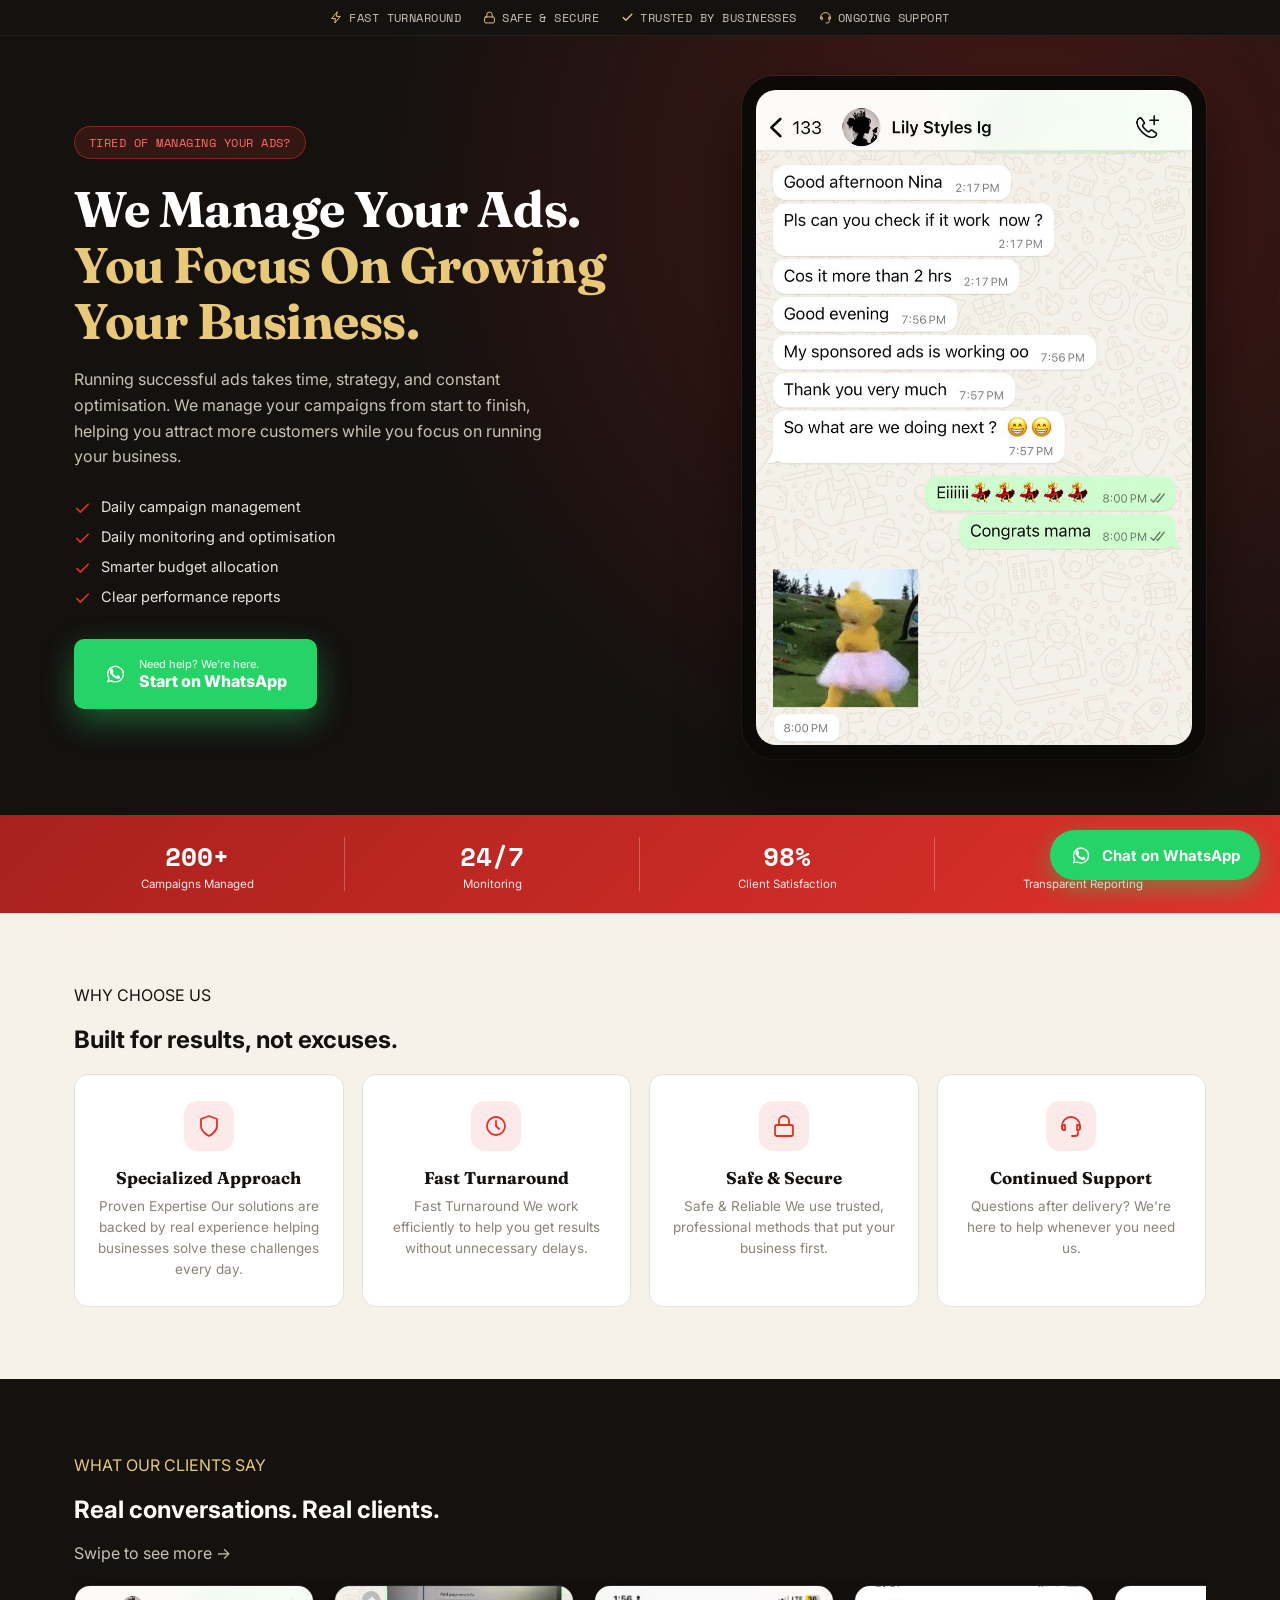
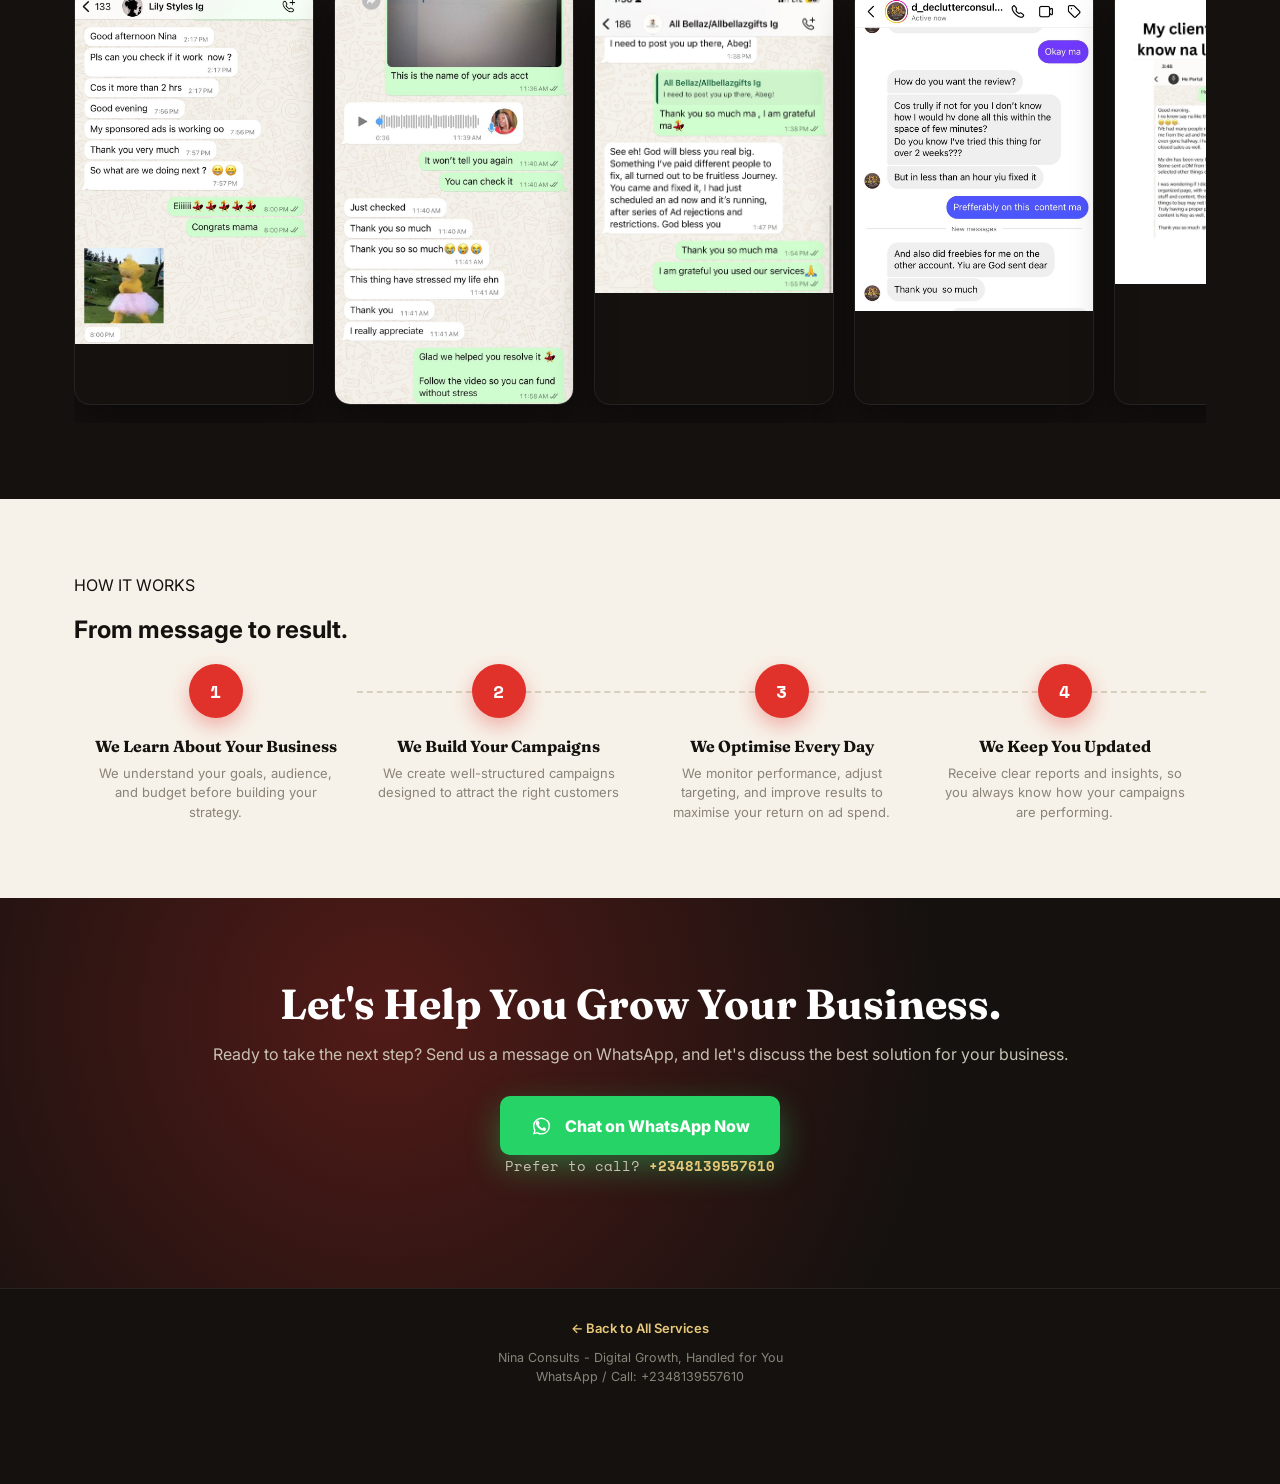
<file: services/sponsored-ads-management.html>
<!DOCTYPE html>
<html lang="en">
<head>
<meta charset="UTF-8">
<meta name="viewport" content="width=device-width, initial-scale=1.0">
<title>Service - Nina Consults</title>
<link rel="apple-touch-icon" sizes="180x180" href="/apple-touch-icon.png">
<link rel="icon" type="image/png" sizes="32x32" href="/favicon-32x32.png">
<link rel="icon" type="image/png" sizes="16x16" href="/favicon-16x16.png">
<link rel="manifest" href="/site.webmanifest">
<link rel="preconnect" href="https://fonts.googleapis.com">
<link href="https://fonts.googleapis.com/css2?family=Fraunces:opsz,wght@9..144,500;9..144,600;9..144,700&family=Inter:wght@400;500;600;700&family=Space+Mono:wght@400;700&display=swap" rel="stylesheet">
<link rel="stylesheet" href="../css/tokens.css">
<link rel="stylesheet" href="../css/service.css">
</head>
<body class="service-page">

<div class="svc-topbar">
  <div class="container svc-topbar__inner" id="svcTopbar"></div>
</div>

<!-- HERO -->
<section class="svc-hero">
  <div class="container svc-hero__grid">
    <div>
      <span class="svc-hero__badge" id="heroEyebrow"></span>
      <h1 id="heroHeadline"></h1>
      <p class="svc-hero__sub" id="heroSub"></p>
      <ul class="svc-hero__bullets" id="heroBullets"></ul>
      <a class="btn-wa-loud" id="heroWaBtn" target="_blank" rel="noopener"></a>
    </div>
    <div class="svc-hero__visual">
      <div class="svc-hero__ring"></div>
      <div class="svc-hero__phone">
        <img id="heroVisualImg" src="" alt="">
      </div>
    </div>
  </div>
</section>

<!-- STATS -->
<div class="svc-stats">
  <div class="container svc-stats__grid" id="statsGrid"></div>
</div>

<!-- TRANSFORMATION (shown only if a before/after image exists for this service) -->
<section class="transform-section" id="transformSection">
  <div class="container">
    <div class="section-head">
      <span class="section-head__eyebrow">SEE IT IN ACTION</span>
      <h2>Real results, not promises.</h2>
    </div>
    <div class="transform-grid" id="transformGrid"></div>
    <p class="transform-caption">Actual client results - shared with permission</p>
  </div>
</section>

<!-- WHY CHOOSE US -->
<section class="why-section">
  <div class="container">
    <div class="section-head">
      <span class="section-head__eyebrow">WHY CHOOSE US</span>
      <h2>Built for results, not excuses.</h2>
    </div>
    <div class="why-grid" id="whyGrid"></div>
  </div>
</section>

<!-- REVIEWS -->
<section class="reviews-section" id="reviewsSection">
  <div class="container">
    <div class="section-head">
      <span class="section-head__eyebrow">WHAT OUR CLIENTS SAY</span>
      <h2>Real conversations. Real clients.</h2>
      <p>Swipe to see more →</p>
    </div>
    <div class="reviews-strip" id="reviewsStrip"></div>
  </div>
</section>

<!-- HOW IT WORKS -->
<section class="how-section">
  <div class="container">
    <div class="section-head">
      <span class="section-head__eyebrow">HOW IT WORKS</span>
      <h2>From message to result.</h2>
    </div>
    <div class="how-grid" id="howGrid"></div>
  </div>
</section>

<!-- FINAL CTA -->
<section class="svc-final-cta">
  <div class="container">
    <h2 id="finalCtaHeadline"></h2>
    <p>Ready to take the next step? Send us a message on WhatsApp, and let's discuss the best solution for your business.</p>
    <a class="btn-wa-loud" id="finalCtaBtn" target="_blank" rel="noopener"></a>
    <p class="svc-final-cta__phone" id="finalCtaPhone"></p>
  </div>
</section>

<footer class="svc-footer">
  <div class="container">
    <a class="back-home" href="../index.html">← Back to All Services</a>
    <p id="footerBrand"></p>
    <p id="footerPhone2"></p>
  </div>
</footer>

<div id="stickyBarSlot"></div>
<div id="fabSlot"></div>

<script src="../js/data.js"></script>
<script src="../js/helpers.js"></script>
<script>window.SERVICE_SLUG = "sponsored-ads-management";</script>
<script src="../js/service.js"></script>
</body>
</html>
</file>
<file: css/tokens.css>
/* ============================================================
   DESIGN TOKENS
   ============================================================ */
:root {
  /* Brand */
  --ink: #14110f;
  --cream: #f7f2e9;
  --cream-soft: #efe8d8;
  --gold: #c9952c;
  --gold-soft: #e8c97a;
  --ash: #8a8378;
  --ash-light: #c9c2b4;

  /* Service-page energy colors */
  --alert: #e0312b;
  --alert-dark: #a8211d;
  --alert-glow: rgba(224, 49, 43, 0.35);
  --gold-deep: #8a6716;

  /* Utility */
  --signal: #25d366;
  --signal-dark: #1da851;
  --white: #ffffff;

  /* Type */
  --font-display: "Fraunces", Georgia, serif;
  --font-body: "Inter", -apple-system, BlinkMacSystemFont, sans-serif;
  --font-mono: "Space Mono", "Courier New", monospace;

  /* Layout */
  --max-w: 1180px;
  --radius: 14px;
}

* {
  box-sizing: border-box;
}
html {
  scroll-behavior: smooth;
}

body {
  margin: 0;
  font-family: var(--font-body);
  -webkit-font-smoothing: antialiased;
  background: var(--cream);
  color: var(--ink);
}

img {
  max-width: 100%;
  display: block;
}
a {
  text-decoration: none;
  color: inherit;
}

.container {
  max-width: var(--max-w);
  margin: 0 auto;
  padding: 0 24px;
}

.visually-hidden {
  position: absolute;
  left: -9999px;
}

/* Focus visibility - accessibility floor */
a:focus-visible,
button:focus-visible {
  outline: 3px solid var(--gold);
  outline-offset: 2px;
}

@media (prefers-reduced-motion: reduce) {
  * {
    animation-duration: 0.01ms !important;
    animation-iteration-count: 1 !important;
    transition-duration: 0.01ms !important;
    scroll-behavior: auto !important;
  }
}

/* ============================================================
   WHATSAPP FLOATING / STICKY BUTTON (shared)
   ============================================================ */
.wa-fab {
  position: fixed;
  bottom: 20px;
  right: 20px;
  z-index: 60;
  display: flex;
  align-items: center;
  gap: 10px;
  background: var(--signal);
  color: var(--white);
  padding: 14px 20px;
  border-radius: 999px;
  font-weight: 700;
  font-size: 15px;
  box-shadow: 0 8px 24px rgba(37, 211, 102, 0.45);
  transition:
    transform 0.18s ease,
    box-shadow 0.18s ease;
}
.wa-fab:hover {
  transform: translateY(-2px);
  box-shadow: 0 12px 28px rgba(37, 211, 102, 0.55);
}
.wa-fab svg {
  width: 22px;
  height: 22px;
  flex-shrink: 0;
}

@media (max-width: 640px) {
  .wa-fab span {
    display: none;
  }
  .wa-fab {
    padding: 14px;
    bottom: 16px;
    right: 16px;
  }
}
</file>
<file: css/home.css>
/* --- Header --- */
.home-header {
  position: sticky;
  top: 0;
  z-index: 50;
  background: rgba(247, 242, 233, 0.92);
  backdrop-filter: blur(8px);
  border-bottom: 1px solid var(--ash-light);
}
.home-header__inner {
  display: flex;
  align-items: center;
  justify-content: space-between;
  gap: 12px;
  padding: 18px 24px;
}
.brand {
  display: flex;
  align-items: center;
  gap: 10px;
  font-family: var(--font-display);
  font-size: 22px;
  font-weight: 600;
  color: var(--ink);
  min-width: 0;
  flex-shrink: 1;
}
.brand span:last-child {
  overflow: hidden;
  text-overflow: ellipsis;
  white-space: nowrap;
}
.brand__mark {
  width: 34px;
  height: 34px;
  border-radius: 50%;
  background: linear-gradient(145deg, var(--gold-soft), var(--gold));
  display: flex;
  align-items: center;
  justify-content: center;
  font-family: var(--font-display);
  font-weight: 700;
  font-size: 16px;
  color: var(--ink);
}
.home-header__cta {
  display: flex;
  align-items: center;
  gap: 8px;
  background: var(--ink);
  color: var(--cream);
  padding: 11px 18px;
  border-radius: 999px;
  font-size: 14px;
  font-weight: 600;
  transition: opacity 0.15s ease;
  flex-shrink: 0;
  white-space: nowrap;
}
@media (max-width: 480px) {
  .home-header__cta {
    padding: 10px 14px;
    font-size: 13px;
  }
  .home-header__cta span { display: none; }
}
.home-header__cta:hover { opacity: 0.85; }
.home-header__cta svg { width: 16px; height: 16px; }

/* --- Hero --- */
.home-hero {
  padding: 88px 0 72px;
  text-align: center;
  position: relative;
  overflow: hidden;
}
.home-hero::before {
  content: '';
  position: absolute;
  top: -120px;
  left: 50%;
  transform: translateX(-50%);
  width: 640px;
  height: 640px;
  background: radial-gradient(circle, rgba(201, 149, 44, 0.18) 0%, transparent 70%);
  pointer-events: none;
}
.home-hero__eyebrow {
  font-family: var(--font-mono);
  font-size: 12px;
  letter-spacing: 0.18em;
  text-transform: uppercase;
  color: var(--gold-deep);
  display: inline-flex;
  align-items: center;
  gap: 8px;
  margin-bottom: 22px;
  position: relative;
  z-index: 1;
}
.home-hero__eyebrow::before,
.home-hero__eyebrow::after {
  content: '';
  width: 22px;
  height: 1px;
  background: var(--gold);
}
.home-hero h1 {
  font-family: var(--font-display);
  font-size: clamp(34px, 6vw, 64px);
  line-height: 1.08;
  font-weight: 600;
  margin: 0 auto 22px;
  max-width: 820px;
  position: relative;
  z-index: 1;
}
.home-hero h1 em {
  font-style: italic;
  color: var(--gold-deep);
}
.home-hero__sub {
  font-size: 17px;
  line-height: 1.6;
  color: #45403A;
  max-width: 520px;
  margin: 0 auto 36px;
  position: relative;
  z-index: 1;
}
.home-hero__actions {
  display: flex;
  gap: 14px;
  justify-content: center;
  flex-wrap: wrap;
  position: relative;
  z-index: 1;
}
.btn-primary {
  display: inline-flex;
  align-items: center;
  gap: 10px;
  background: var(--signal);
  color: var(--white);
  padding: 16px 28px;
  border-radius: 999px;
  font-weight: 700;
  font-size: 15px;
  box-shadow: 0 10px 28px rgba(37, 211, 102, 0.35);
  transition: transform 0.18s ease;
}
.btn-primary:hover { transform: translateY(-2px); }
.btn-primary svg { width: 19px; height: 19px; }
.btn-ghost {
  display: inline-flex;
  align-items: center;
  padding: 16px 26px;
  border-radius: 999px;
  border: 1.5px solid var(--ash-light);
  font-weight: 600;
  font-size: 15px;
  color: var(--ink);
  transition: border-color 0.18s ease, background 0.18s ease;
}
.btn-ghost:hover { border-color: var(--gold); background: rgba(201,149,44,0.06); }

/* --- Trust strip --- */
.trust-strip {
  border-top: 1px solid var(--ash-light);
  border-bottom: 1px solid var(--ash-light);
  padding: 28px 0;
}
.trust-strip__grid {
  display: grid;
  grid-template-columns: repeat(4, 1fr);
  gap: 24px;
  text-align: center;
}
.trust-stat__value {
  font-family: var(--font-mono);
  font-size: 26px;
  font-weight: 700;
  color: var(--gold-deep);
}
.trust-stat__label {
  font-size: 12.5px;
  color: var(--ash);
  margin-top: 4px;
}
@media (max-width: 700px) {
  .trust-strip__grid { grid-template-columns: repeat(2, 1fr); gap: 28px 16px; }
}

/* --- Services section --- */
.services-section {
  padding: 88px 0 96px;
}
.section-head {
  text-align: center;
  max-width: 560px;
  margin: 0 auto 52px;
}
.section-head__eyebrow {
  font-family: var(--font-mono);
  font-size: 12px;
  letter-spacing: 0.16em;
  text-transform: uppercase;
  color: var(--gold-deep);
  margin-bottom: 12px;
  display: block;
}
.section-head h2 {
  font-family: var(--font-display);
  font-size: clamp(26px, 4vw, 38px);
  font-weight: 600;
  margin: 0 0 12px;
}
.section-head p {
  color: #514C44;
  line-height: 1.6;
  margin: 0;
}

.service-grid {
  display: grid;
  grid-template-columns: repeat(3, 1fr);
  gap: 18px;
}
@media (max-width: 920px) {
  .service-grid { grid-template-columns: repeat(2, 1fr); }
}
@media (max-width: 600px) {
  .service-grid { grid-template-columns: 1fr; }
}

.service-card {
  background: var(--white);
  border: 1px solid var(--ash-light);
  border-radius: var(--radius);
  padding: 26px 24px;
  transition: transform 0.18s ease, box-shadow 0.18s ease, border-color 0.18s ease;
  display: flex;
  flex-direction: column;
  gap: 14px;
}
.service-card:hover {
  transform: translateY(-3px);
  box-shadow: 0 14px 32px rgba(20, 17, 15, 0.08);
  border-color: var(--gold);
}
.service-card__icon {
  width: 42px;
  height: 42px;
  border-radius: 11px;
  background: var(--cream-soft);
  display: flex;
  align-items: center;
  justify-content: center;
  color: var(--gold-deep);
}
.service-card__icon svg { width: 21px; height: 21px; }
.service-card h3 {
  font-family: var(--font-display);
  font-size: 19px;
  font-weight: 600;
  margin: 0;
}
.service-card p {
  font-size: 14px;
  color: var(--ash);
  line-height: 1.55;
  margin: 0;
  flex-grow: 1;
}
.service-card__link {
  font-size: 13.5px;
  font-weight: 700;
  color: var(--gold-deep);
  display: inline-flex;
  align-items: center;
  gap: 6px;
}
.service-card__link svg { width: 14px; height: 14px; transition: transform 0.15s ease; }
.service-card:hover .service-card__link svg { transform: translateX(3px); }

/* --- Why us / proof strip --- */
.proof-section {
  background: var(--ink);
  color: var(--cream);
  padding: 80px 0;
}
.proof-section .section-head h2 { color: var(--cream); }
.proof-section .section-head p { color: var(--ash-light); }
.proof-section .section-head__eyebrow { color: var(--gold-soft); }

.proof-grid {
  display: grid;
  grid-template-columns: repeat(4, 1fr);
  gap: 28px;
}
@media (max-width: 760px) {
  .proof-grid { grid-template-columns: repeat(2, 1fr); }
}
.proof-item {
  text-align: center;
}
.proof-item__icon {
  width: 48px;
  height: 48px;
  border-radius: 50%;
  border: 1px solid rgba(232, 201, 122, 0.35);
  display: flex;
  align-items: center;
  justify-content: center;
  margin: 0 auto 16px;
  color: var(--gold-soft);
}
.proof-item__icon svg { width: 21px; height: 21px; }
.proof-item h4 {
  font-family: var(--font-display);
  font-size: 16px;
  margin: 0 0 8px;
}
.proof-item p {
  font-size: 13.5px;
  color: var(--ash-light);
  line-height: 1.55;
  margin: 0;
}

/* --- Final CTA --- */
.final-cta {
  padding: 96px 0;
  text-align: center;
}
.final-cta__badge {
  width: 56px;
  height: 56px;
  border-radius: 50%;
  background: linear-gradient(145deg, var(--gold-soft), var(--gold));
  display: flex;
  align-items: center;
  justify-content: center;
  margin: 0 auto 24px;
  color: var(--ink);
}
.final-cta__badge svg { width: 26px; height: 26px; }
.final-cta h2 {
  font-family: var(--font-display);
  font-size: clamp(26px, 4.5vw, 42px);
  font-weight: 600;
  margin: 0 0 14px;
}
.final-cta p {
  color: #514C44;
  margin: 0 0 32px;
}

/* --- Footer --- */
.home-footer {
  border-top: 1px solid var(--ash-light);
  padding: 36px 0;
  text-align: center;
}
.home-footer p {
  font-size: 13px;
  color: var(--ash);
  margin: 6px 0 0;
}
</file>
<file: css/service.css>
body.service-page {
  background: var(--ink);
}

/* --- Top utility bar --- */
.svc-topbar {
  background: var(--ink);
  color: var(--ash-light);
  font-family: var(--font-mono);
  font-size: 11.5px;
  letter-spacing: 0.04em;
  padding: 9px 0;
  border-bottom: 1px solid rgba(255, 255, 255, 0.08);
}
.svc-topbar__inner {
  display: flex;
  justify-content: center;
  gap: 22px;
  flex-wrap: wrap;
}
.svc-topbar__item {
  display: flex;
  align-items: center;
  gap: 6px;
}
.svc-topbar__item svg {
  width: 13px;
  height: 13px;
  color: var(--gold-soft);
}
@media (max-width: 640px) {
  .svc-topbar__inner {
    gap: 12px 16px;
  }
  .svc-topbar__item:nth-child(3),
  .svc-topbar__item:nth-child(4) {
    display: none;
  }
}

/* --- Hero --- */
.svc-hero {
  background:
    radial-gradient(
      circle at 80% 20%,
      rgba(224, 49, 43, 0.25),
      transparent 55%
    ),
    var(--ink);
  color: var(--white);
  padding: 40px 0 56px;
  position: relative;
  overflow: hidden;
}
.svc-hero__grid {
  display: grid;
  grid-template-columns: 1.15fr 0.85fr;
  gap: 40px;
  align-items: center;
}
@media (max-width: 880px) {
  .svc-hero__grid { grid-template-columns: 1fr; }
  .svc-hero__visual { max-width: 280px; margin: 32px auto 0; }
}

.svc-hero__badge {
  display: inline-flex;
  align-items: center;
  gap: 8px;
  background: rgba(224, 49, 43, 0.16);
  border: 1px solid rgba(224, 49, 43, 0.5);
  color: #ff6b66;
  font-family: var(--font-mono);
  font-size: 12px;
  letter-spacing: 0.04em;
  text-transform: uppercase;
  padding: 7px 14px;
  border-radius: 999px;
  margin-bottom: 22px;
}
.svc-hero h1 {
  font-family: var(--font-display);
  font-size: clamp(30px, 5.2vw, 50px);
  font-weight: 700;
  line-height: 1.12;
  margin: 0 0 18px;
  letter-spacing: -0.01em;
}
.svc-hero h1 .accent {
  color: var(--gold-soft);
  display: block;
}
.svc-hero__sub {
  font-size: 16px;
  line-height: 1.6;
  color: var(--ash-light);
  max-width: 480px;
  margin: 0 0 28px;
}
.svc-hero__bullets {
  list-style: none;
  padding: 0;
  margin: 0 0 32px;
  display: flex;
  flex-direction: column;
  gap: 11px;
}
.svc-hero__bullets li {
  display: flex;
  align-items: flex-start;
  gap: 10px;
  font-size: 14.5px;
  color: #e8e4dc;
}
.svc-hero__bullets svg {
  width: 17px;
  height: 17px;
  color: var(--alert);
  flex-shrink: 0;
  margin-top: 2px;
}

.btn-wa-loud {
  display: inline-flex;
  align-items: center;
  gap: 12px;
  background: var(--signal);
  color: var(--white);
  padding: 18px 30px;
  border-radius: 10px;
  font-weight: 800;
  font-size: 16px;
  box-shadow: 0 12px 32px rgba(37, 211, 102, 0.4);
  animation: pulse-glow 2.4s ease-in-out infinite;
}
.btn-wa-loud svg {
  width: 23px;
  height: 23px;
}
.btn-wa-loud .sub {
  display: block;
  font-size: 11px;
  font-weight: 500;
  opacity: 0.85;
  font-family: var(--font-body);
}
@keyframes pulse-glow {
  0%,
  100% {
    box-shadow: 0 12px 32px rgba(37, 211, 102, 0.4);
  }
  50% {
    box-shadow: 0 12px 40px rgba(37, 211, 102, 0.65);
  }
}
@media (prefers-reduced-motion: reduce) {
  .btn-wa-loud {
    animation: none;
  }
}

.svc-hero__visual {
  position: relative;
}
.svc-hero__phone {
  background: #0c0a08;
  border-radius: 32px;
  padding: 14px;
  box-shadow:
    0 30px 60px rgba(0, 0, 0, 0.5),
    0 0 0 1px rgba(255, 255, 255, 0.06);
  position: relative;
}
.svc-hero__phone img {
  border-radius: 20px;
  width: 100%;
}
.svc-hero__ring {
  position: absolute;
  width: 220px;
  height: 220px;
  border: 1px solid rgba(232, 201, 122, 0.3);
  border-radius: 50%;
  top: -30px;
  right: -40px;
  z-index: -1;
}

/* --- Red stats bar --- */
.svc-stats {
  background: linear-gradient(135deg, var(--alert-dark), var(--alert));
}
.svc-stats__grid {
  display: grid;
  grid-template-columns: repeat(4, 1fr);
  padding: 22px 0;
}
.svc-stats__item {
  text-align: center;
  color: var(--white);
  border-right: 1px solid rgba(255, 255, 255, 0.25);
}
.svc-stats__item:last-child {
  border-right: none;
}
.svc-stats__value {
  font-family: var(--font-mono);
  font-weight: 700;
  font-size: clamp(18px, 2.6vw, 26px);
}
.svc-stats__label {
  font-size: 11.5px;
  opacity: 0.9;
  margin-top: 2px;
}
@media (max-width: 700px) {
  .svc-stats__grid {
    grid-template-columns: repeat(2, 1fr);
    row-gap: 16px;
  }
  .svc-stats__item:nth-child(2) {
    border-right: none;
  }
}

/* --- Transformation / before-after section (signature element) --- */
.transform-section {
  background: var(--white);
  padding: 72px 0;
}
.transform-section .section-head h2 {
  color: var(--ink);
}
.transform-card {
  border-radius: var(--radius);
  overflow: hidden;
  box-shadow: 0 20px 50px rgba(0, 0, 0, 0.12);
  border: 1px solid #e7e2d8;
  background: var(--white);
}
.transform-card img {
  width: 100%;
  display: block;
  max-height: 480px;
  object-fit: contain;
  background: var(--cream-soft);
}

.transform-grid {
  display: grid;
  grid-template-columns: repeat(3, 1fr);
  gap: 18px;
  max-width: 980px;
  margin: 0 auto;
}
.transform-grid--single {
  grid-template-columns: minmax(0, 560px);
  justify-content: center;
}
.transform-grid--single .transform-card img {
  max-height: 600px;
}
@media (max-width: 880px) {
  .transform-grid {
    grid-template-columns: repeat(2, 1fr);
  }
}
@media (max-width: 560px) {
  .transform-grid {
    grid-template-columns: 1fr;
  }
  .transform-card img {
    max-height: 420px;
  }
}

.transform-caption {
  text-align: center;
  font-family: var(--font-mono);
  font-size: 12.5px;
  color: var(--ash);
  margin-top: 16px;
  letter-spacing: 0.03em;
}

/* --- Why choose us --- */
.why-section {
  background: var(--cream);
  padding: 72px 0;
}
.why-section .section-head h2 {
  color: var(--ink);
}
.why-grid {
  display: grid;
  grid-template-columns: repeat(4, 1fr);
  gap: 18px;
}
@media (max-width: 880px) {
  .why-grid {
    grid-template-columns: repeat(2, 1fr);
  }
}
@media (max-width: 520px) {
  .why-grid {
    grid-template-columns: 1fr;
  }
}
.why-card {
  background: var(--white);
  border: 1px solid #e7e2d8;
  border-radius: var(--radius);
  padding: 26px 22px;
  text-align: center;
}
.why-card__icon {
  width: 50px;
  height: 50px;
  border-radius: 14px;
  background: rgba(224, 49, 43, 0.1);
  color: var(--alert);
  display: flex;
  align-items: center;
  justify-content: center;
  margin: 0 auto 16px;
}
.why-card__icon svg {
  width: 24px;
  height: 24px;
}
.why-card h3 {
  font-family: var(--font-display);
  font-size: 17px;
  margin: 0 0 8px;
}
.why-card p {
  font-size: 13.5px;
  color: var(--ash);
  line-height: 1.55;
  margin: 0;
}

/* --- Reviews --- */
.reviews-section {
  background: var(--ink);
  padding: 76px 0;
}
.reviews-section .section-head h2 {
  color: var(--white);
}
.reviews-section .section-head__eyebrow {
  color: var(--gold-soft);
}
.reviews-section .section-head p {
  color: var(--ash-light);
}

.reviews-strip {
  display: flex;
  gap: 20px;
  overflow-x: auto;
  padding: 6px 6px 18px;
  scroll-snap-type: x mandatory;
  -webkit-overflow-scrolling: touch;
}
.reviews-strip::-webkit-scrollbar {
  height: 6px;
}
.reviews-strip::-webkit-scrollbar-thumb {
  background: var(--ash);
  border-radius: 6px;
}

.review-shot {
  scroll-snap-align: start;
  flex-shrink: 0;
  width: 240px;
  border-radius: 16px;
  overflow: hidden;
  box-shadow: 0 18px 40px rgba(0, 0, 0, 0.4);
  border: 1px solid rgba(255, 255, 255, 0.08);
}
.review-shot img {
  width: 100%;
  display: block;
}

/* --- How it works --- */
.how-section {
  background: var(--cream);
  padding: 76px 0;
}
.how-section .section-head h2 {
  color: var(--ink);
}
.how-grid {
  display: grid;
  grid-template-columns: repeat(4, 1fr);
  gap: 0;
  position: relative;
}
@media (max-width: 880px) {
  .how-grid {
    grid-template-columns: 1fr;
    gap: 28px;
  }
}
.how-step {
  text-align: center;
  padding: 0 16px;
  position: relative;
}
.how-step__num {
  width: 54px;
  height: 54px;
  border-radius: 50%;
  background: var(--alert);
  color: var(--white);
  display: flex;
  align-items: center;
  justify-content: center;
  font-family: var(--font-mono);
  font-weight: 700;
  font-size: 18px;
  margin: 0 auto 18px;
  box-shadow: 0 8px 20px var(--alert-glow);
}
.how-step h3 {
  font-family: var(--font-display);
  font-size: 16px;
  margin: 0 0 8px;
}
.how-step p {
  font-size: 13px;
  color: var(--ash);
  line-height: 1.5;
  margin: 0;
}
.how-step:not(:last-child)::after {
  content: "";
  position: absolute;
  top: 27px;
  left: 100%;
  width: 100%;
  border-top: 2px dashed #d8d0be;
  z-index: 0;
}
@media (max-width: 880px) {
  .how-step:not(:last-child)::after {
    display: none;
  }
}

/* --- Final urgent CTA --- */
.svc-final-cta {
  background:
    radial-gradient(circle at 30% 30%, rgba(224, 49, 43, 0.3), transparent 60%),
    var(--ink);
  color: var(--white);
  padding: 80px 0;
  text-align: center;
}
.svc-final-cta h2 {
  font-family: var(--font-display);
  font-size: clamp(26px, 5vw, 42px);
  font-weight: 700;
  margin: 0 0 14px;
}
.svc-final-cta h2 .accent {
  color: var(--gold-soft);
}
.svc-final-cta p {
  color: var(--ash-light);
  margin: 0 0 32px;
}
.svc-final-cta__phone {
  margin-top: 28px;
  font-family: var(--font-mono);
  font-size: 14px;
  color: var(--ash-light);
}
.svc-final-cta__phone a {
  color: var(--gold-soft);
  font-weight: 700;
}

/* --- Service footer --- */
.svc-footer {
  background: var(--ink);
  border-top: 1px solid rgba(255, 255, 255, 0.08);
  padding: 28px 0 100px;
  text-align: center;
}
.svc-footer p {
  font-size: 12.5px;
  color: var(--ash);
  margin: 4px 0 0;
}
.svc-footer a.back-home {
  display: inline-flex;
  align-items: center;
  gap: 6px;
  color: var(--gold-soft);
  font-size: 13px;
  font-weight: 600;
  margin-bottom: 10px;
}

/* --- Sticky mobile WhatsApp bar (service pages only) --- */
.svc-sticky-bar {
  display: none;
}
@media (max-width: 760px) {
  .svc-sticky-bar {
    display: flex;
    position: fixed;
    bottom: 0;
    left: 0;
    right: 0;
    z-index: 70;
    background: var(--signal);
    padding: 14px 20px;
    align-items: center;
    justify-content: center;
    gap: 10px;
    font-weight: 800;
    font-size: 15px;
    color: var(--white);
    box-shadow: 0 -8px 24px rgba(0, 0, 0, 0.25);
  }
  .svc-sticky-bar svg {
    width: 21px;
    height: 21px;
  }
  /* Hide the floating round FAB on mobile service pages since the bar replaces it */
  .wa-fab {
    display: none;
  }
  .svc-footer {
    padding-bottom: 90px;
  }
}
</file>
